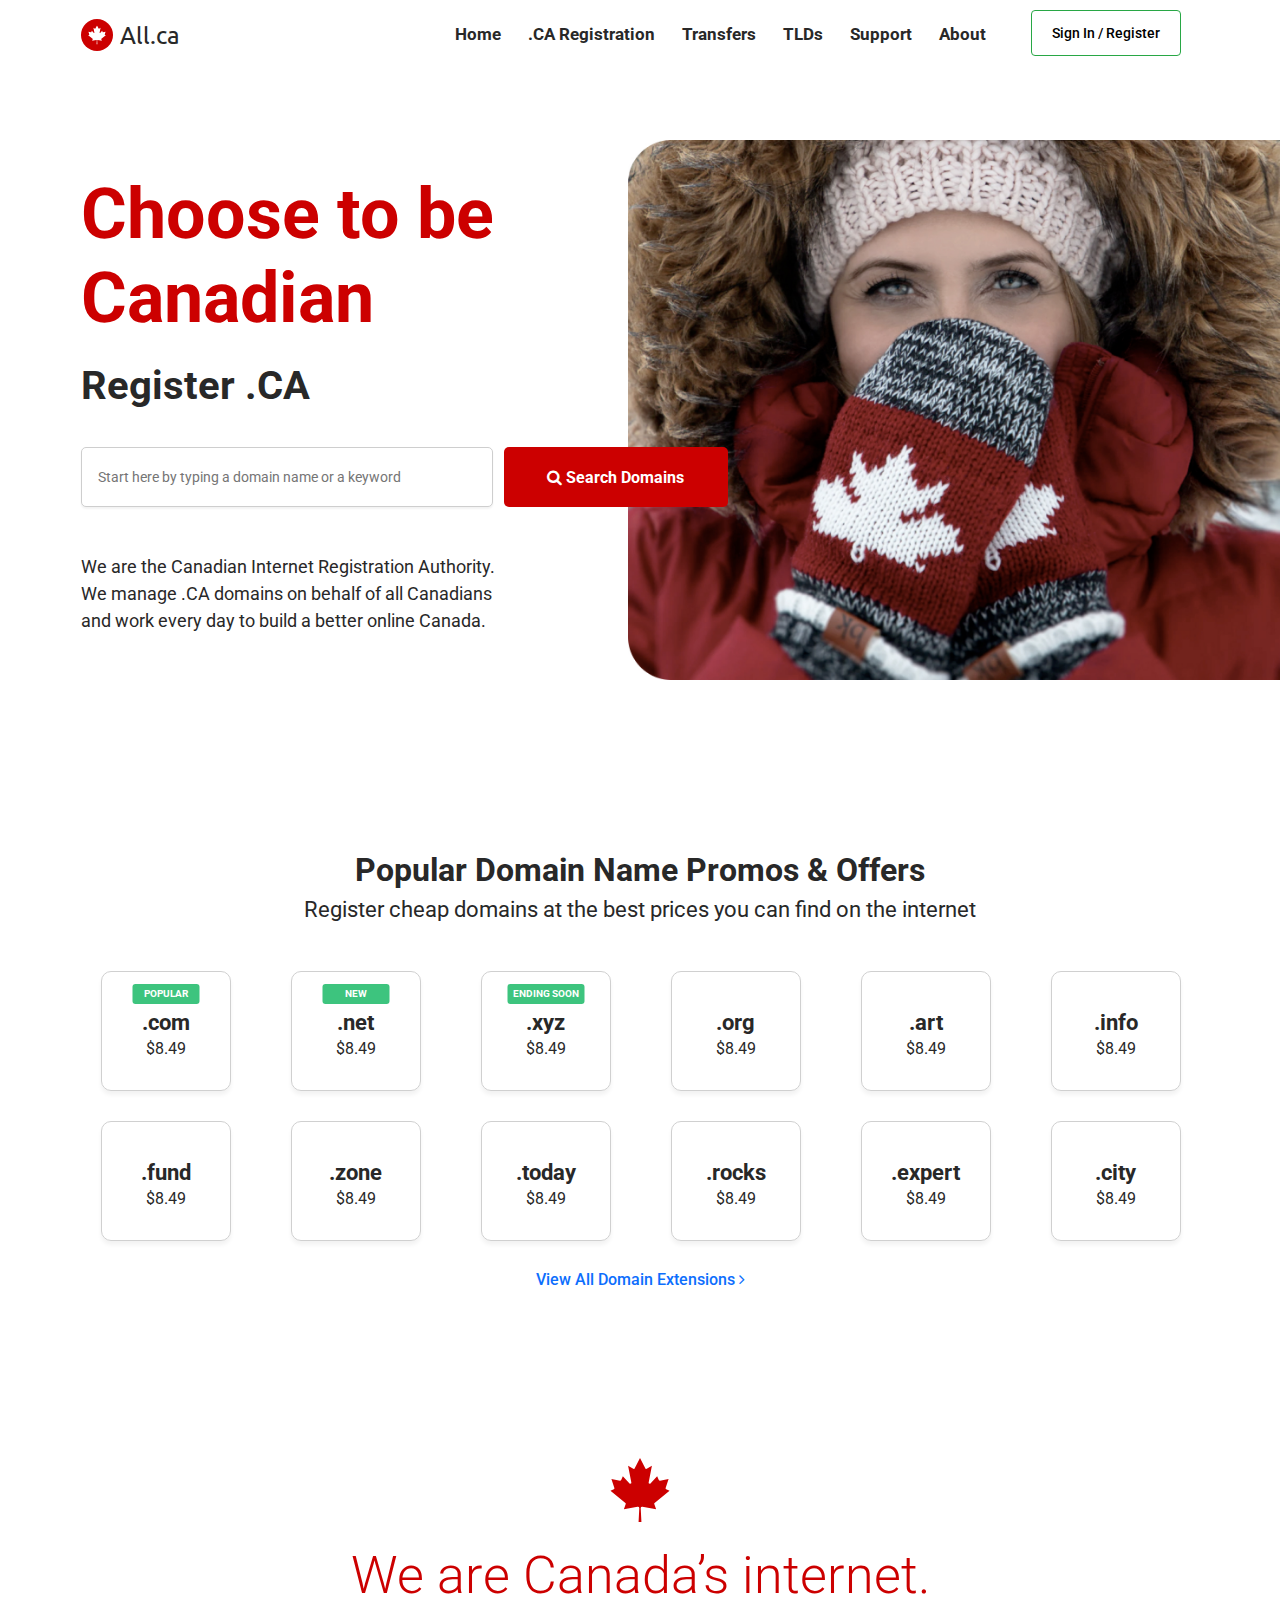
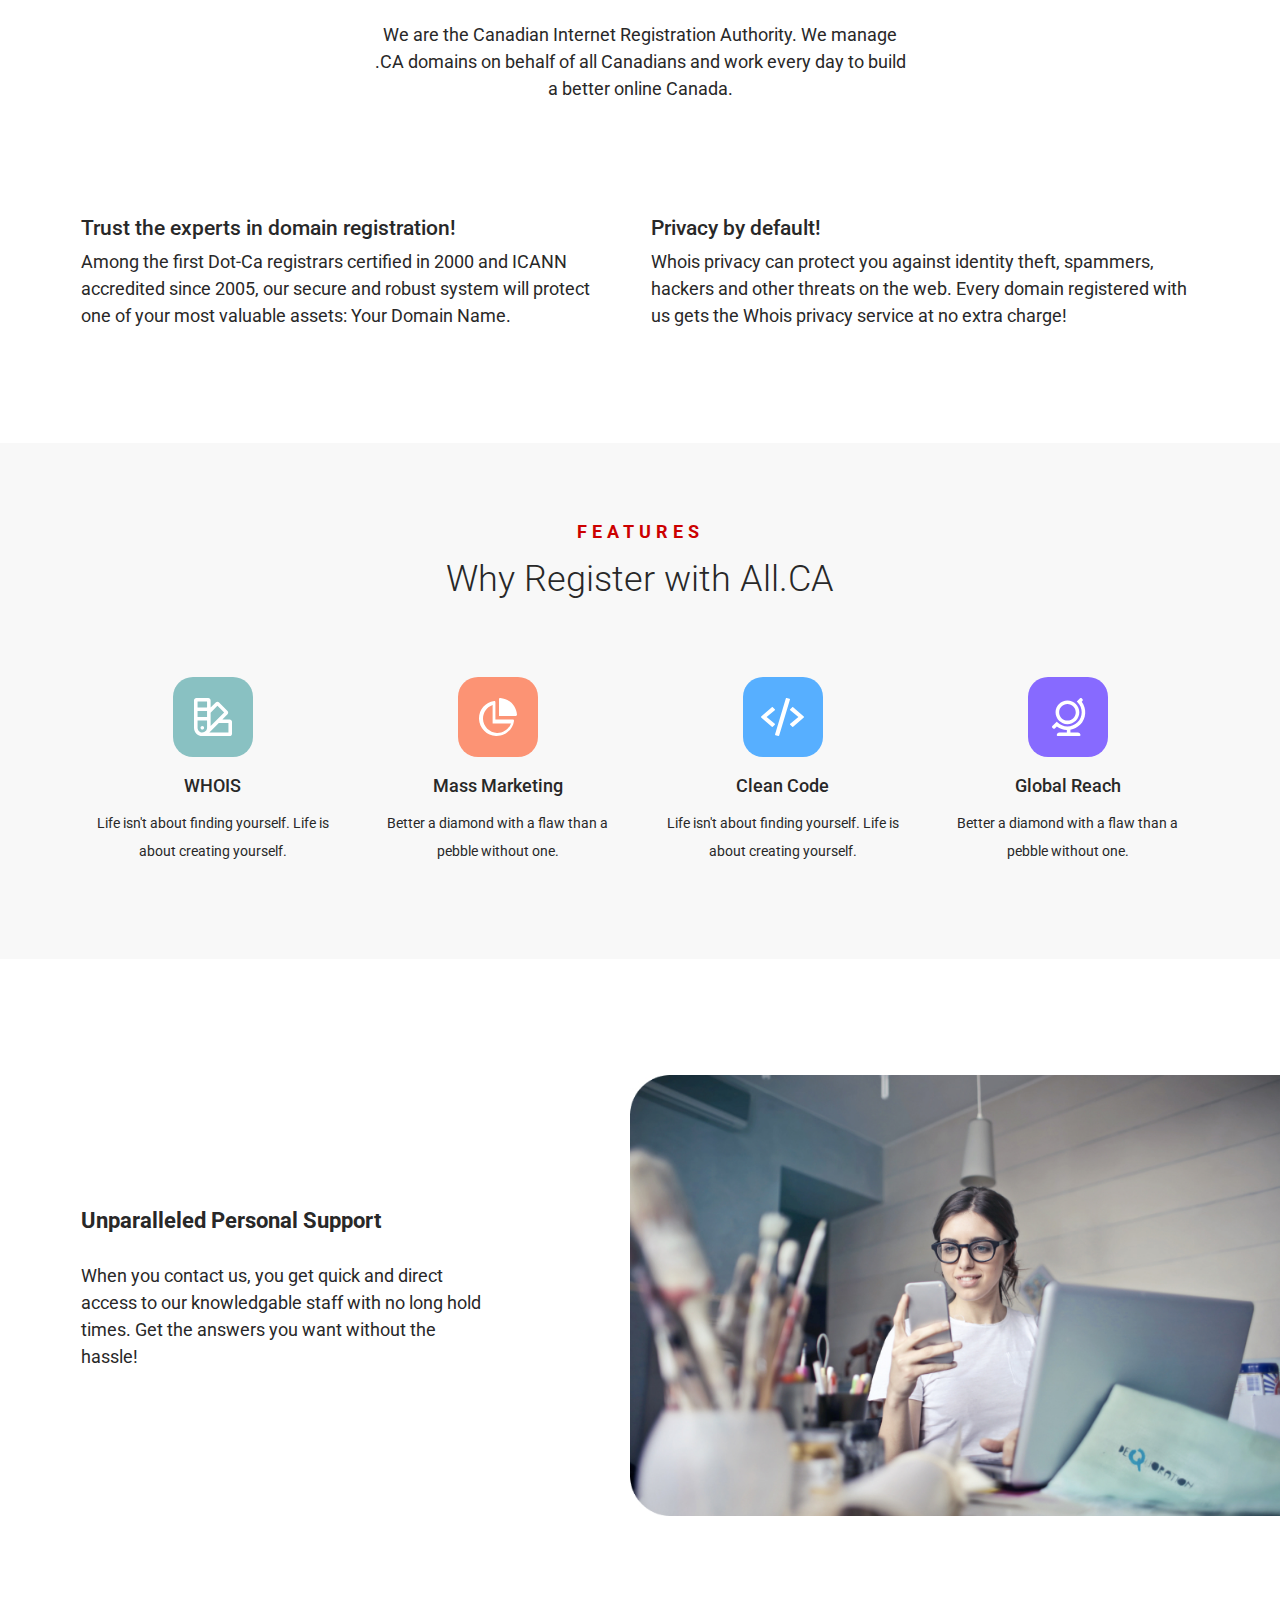
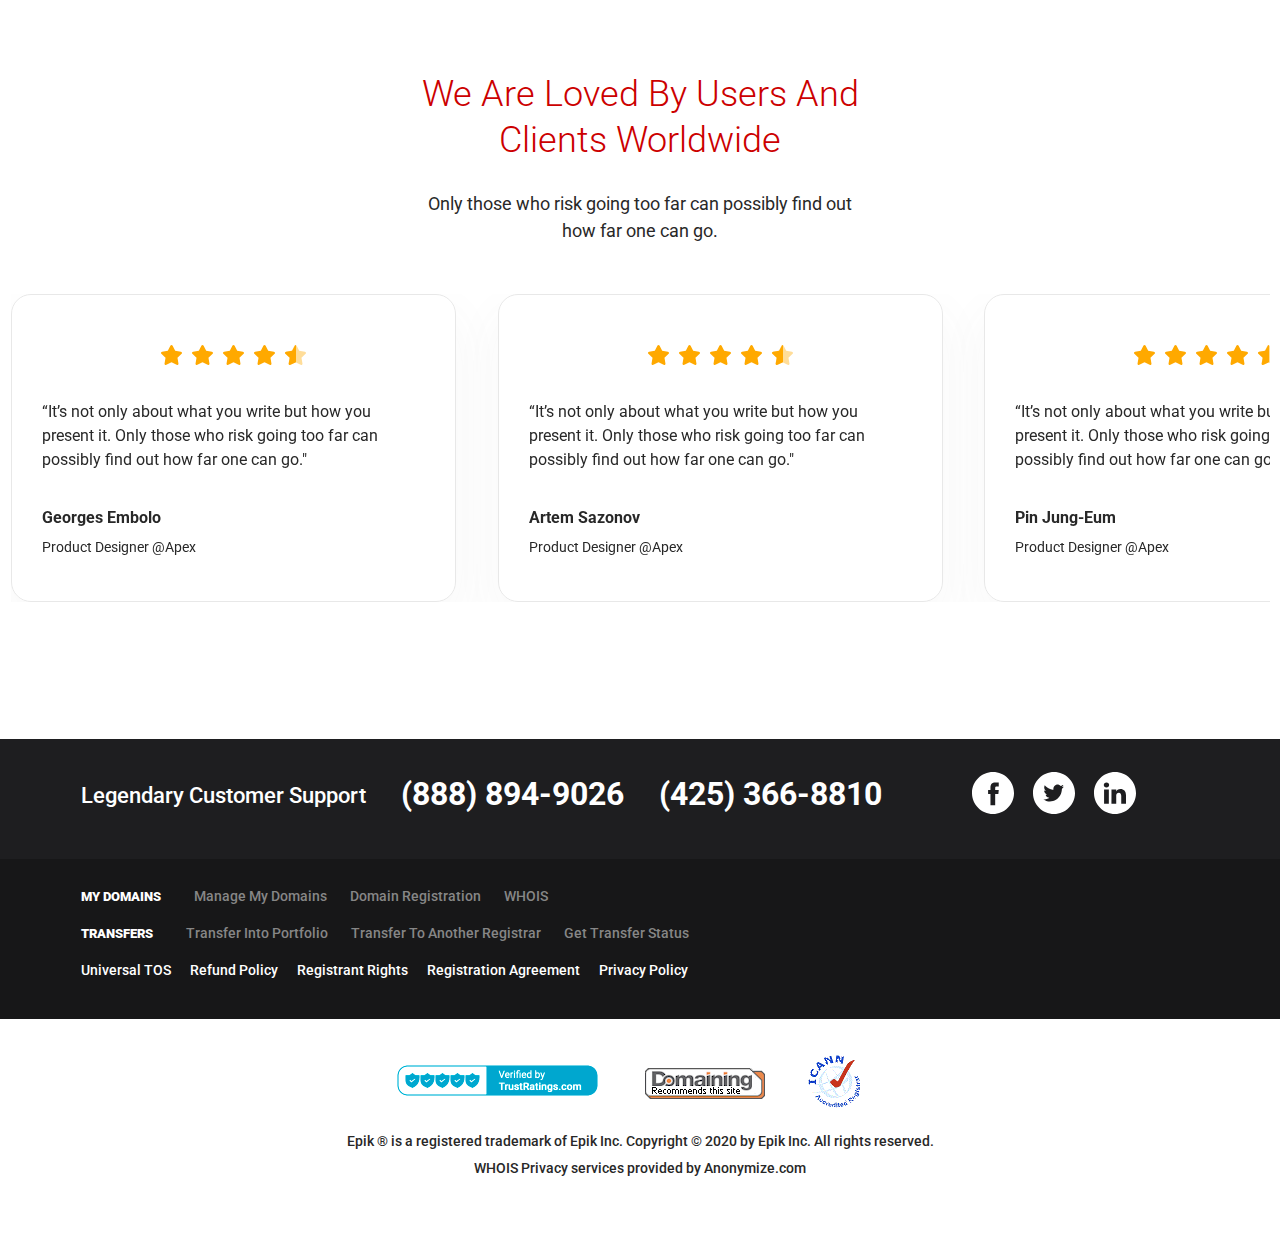
<file: index.html>
<!DOCTYPE html>
<html lang="en">
<head>
    <meta charset="UTF-8">
    <meta http-equiv="X-UA-Compatible" content="IE=edge">
    <meta name="viewport" content="width=device-width, initial-scale=1.0">
    <title>All.CA</title>
    <link rel="icon" href="img/logo.svg">

    <!-- bootstrap -->
    <link rel="stylesheet" href="css/bootstrap.min.css">

    <!-- owl carousel -->
    <link rel="stylesheet" href="css/owl.carousel.min.css">
    <link rel="stylesheet" href="css/owl.theme.default.min.css">

    <!-- fonts -->
    <link rel="preconnect" href="https://fonts.gstatic.com">
    <link href="https://fonts.googleapis.com/css2?family=Roboto:wght@300;400;500;700&family=Ubuntu:wght@700&display=swap" rel="stylesheet">

    <!-- main style -->
    <link rel="stylesheet" href="css/style.css">
</head>
<body>

    <!-- header -->
    <header class="header">

        <!-- burger menu -->
        <a href="#menu" class="burger-menu__link">
            <span></span>
        </a>
        
        <div class="header__burger-menu burger-menu" id="list">
            <ul class="burger-menu__list">
                <li class="burger-menu__items"><a onclick="comingSoon();"  href="#">Home</a></li>
                <li class="burger-menu__items"><a onclick="comingSoon();"  href="#">.CA Registration</a></li>
                <li class="burger-menu__items"><a onclick="comingSoon();"  href="#">Transfers</a></li>
                <li class="burger-menu__items"><a onclick="comingSoon();"  href="#">TLDs</a></li>
                <li class="burger-menu__items"><a onclick="comingSoon();"  href="#">Support</a></li>
                <li class="burger-menu__items"><a onclick="comingSoon();"  href="#">About</a></li>
                <li class="burger-menu__items"><button class="burger-menu__btn" onclick="comingSoon();">Sign In / Register</button></li>
            </ul>
        </div>

        <div class="container header__container">
            <div class="row">

                <!-- logo -->
                <div class="col-lg-1 col-md-1 col-sm-1 col-xs-2">
                    <div class="header__logo logo">
                        <img src="img/logo.svg" alt="logo" class="logo__image"  onclick="comingSoon();">
                        <a href="#" class="logo__title"  onclick="comingSoon();">All.ca</a>
                    </div>
                </div>

                <!-- navigation -->
                <div class="col-lg-9 col-md-9 col-sm-8 d-none d-sm-block">
                    <nav class="header__nav nav">
                        <ul class="nav__list list">
                            <li class="list__item component">
                                <a onclick="comingSoon();" href="#" class="component__link">Home</a>
                            </li>
                            <li class="list__item component">
                                <a onclick="comingSoon();" href="#" class="component__link">.CA Registration</a>
                            </li>
                            <li class="list__item component">
                                <a onclick="comingSoon();" href="#" class="component__link">Transfers</a>
                            </li>
                            <li class="list__item component">
                                <a onclick="comingSoon();" href="#" class="component__link">TLDs</a>
                                </li>
                            <li class="list__item component">
                                <a onclick="comingSoon();" href="#" class="component__link">Support</a>
                            </li>
                            <li class="list__item component">
                                <a onclick="comingSoon();" href="#" class="component__link">About</a>
                            </li>
                        </ul>
                    </nav>
                </div>

                <!-- button -->
                <div class="col-lg-2 col-md-2 col-sm-3 col-xs-6 d-none d-sm-block">
                    <button class="header__btn" onclick="comingSoon();">Sign In / Register</button>
                </div>

            </div>
        </div>
    </header>

    <!-- main -->
    <section class="main">
        <div class="container">
            <div class="main__row">
                <h1 class="main__title">Choose to be Canadian</h1>
                <h3 class="main__title2">Register .CA</h3>
                <div class="main__input input">
                    <input class="input__field" type="text" placeholder="Start here by typing a domain name or a keyword">
                    <button class="input__btn" onclick="comingSoon();"><i class="input__icon fa fa-search"></i><p class="input__btn-text">Search Domains</p></button>
                </div>
                <p class="main__text">
                    We are the Canadian Internet Registration Authority. We manage .CA domains on behalf of all Canadians and work every day to build a better online Canada.
                </p>
            </div>
        </div>
    </section>

    <!-- domains -->
    <section class="domains">
        <div class="container domains__container">
            <h1 class="domains__title">Popular Domain Name Promos & Offers</h1>
            <h3 class="domains__title2">Register cheap domains at the best prices you can find on the internet</h3>
            <div class="row domains__row">
                <div class="col-lg-2 col-md-3 col-sm-3 col-4 domains__columns">
                    <div onclick="comingSoon();" class="domains__name name">
                        <span class="name__label">Popular</span>
                        <h1 class="name__title">.com</h1>
                        <h3 class="name__price">$8.49</h3>
                    </div>
                </div>
                <div class="col-lg-2 col-md-3 col-sm-3 col-4 domains__columns">
                    <div onclick="comingSoon();" class="domains__name name">
                        <span class="name__label">New</span>
                        <h1 class="name__title">.net</h1>
                        <h3 class="name__price">$8.49</h3>
                    </div>
                </div>
                <div class="col-lg-2 col-md-3 col-sm-3 col-4 domains__columns">
                    <div onclick="comingSoon();" class="domains__name name">
                        <span class="name__label name__label_es">Ending Soon</span>
                        <h1 class="name__title">.xyz</h1>
                        <h3 class="name__price">$8.49</h3>
                    </div>
                </div>
                <div class="col-lg-2 col-md-3 col-sm-3 col-4 domains__columns">
                    <div onclick="comingSoon();" class="domains__name name">
                        <h1 class="name__title">.org</h1>
                        <h3 class="name__price">$8.49</h3>
                    </div>
                </div>
                <div class="col-lg-2 col-md-3 col-sm-3 col-4 domains__columns">
                    <div onclick="comingSoon();" class="domains__name name">
                        <h1 class="name__title">.art</h1>
                        <h3 class="name__price">$8.49</h3>
                    </div>
                </div>
                <div class="col-lg-2 col-md-3 col-sm-3 col-4 domains__columns">
                    <div onclick="comingSoon();" class="domains__name name">
                        <h1 class="name__title">.info</h1>
                        <h3 class="name__price">$8.49</h3>
                    </div>
                </div>
                <div class="col-lg-2 col-md-3 col-sm-3 col-4 domains__columns">
                    <div onclick="comingSoon();" class="domains__name name">
                        <h1 class="name__title">.fund</h1>
                        <h3 class="name__price">$8.49</h3>
                    </div>
                </div>
                <div class="col-lg-2 col-md-3 col-sm-3 col-4 domains__columns">
                    <div onclick="comingSoon();" class="domains__name name">
                        <h1 class="name__title">.zone</h1>
                        <h3 class="name__price">$8.49</h3>
                    </div>
                </div>
                <div class="col-lg-2 col-md-3 col-sm-3 col-4 domains__columns">
                    <div onclick="comingSoon();" class="domains__name name">
                        <h1 class="name__title">.today</h1>
                        <h3 class="name__price">$8.49</h3>
                    </div>
                </div>
                <div class="col-lg-2 col-md-3 col-sm-3 col-4 domains__columns">
                    <div onclick="comingSoon();" class="domains__name name">
                        <h1 class="name__title">.rocks</h1>
                        <h3 class="name__price">$8.49</h3>
                    </div>
                </div>
                <div class="col-lg-2 col-md-3 col-sm-3 col-4 domains__columns">
                    <div onclick="comingSoon();" class="domains__name name">
                        <h1 class="name__title">.expert</h1>
                        <h3 class="name__price">$8.49</h3>
                    </div>
                </div>
                <div class="col-lg-2 col-md-3 col-sm-3 col-4 domains__columns">
                    <div onclick="comingSoon();" class="domains__name name">
                        <h1 class="name__title">.city</h1>
                        <h3 class="name__price">$8.49</h3>
                    </div>
                </div>
            </div>
            <a href="#" onclick="comingSoon();" class="domains__link">View All Domain Extensions <i class="fa fa-angle-right"></i></a>  
        </div>
    </section>

    <!-- about -->
    <section class="about">
        <div class="container">
                <img src="img/about__img.svg" alt="Canada" class="about__img">
                <h1 class="about__title">We are Canada’s internet. </h1>
                <p class="about__text">We are the Canadian Internet Registration Authority. We manage .CA domains on behalf of all Canadians and work every day to build a better online Canada.</p>

        <div class="row">
            <div class="col-xl-6 col-lg-12 about__info">
                <h4 class="about__title2">Trust the experts in domain registration!</h4>
                <p class="about__text2">Among the first Dot-Ca registrars certified in 2000 and ICANN accredited since 2005, our secure and robust system will protect one of your most valuable assets: Your Domain Name.</p>
            </div>
            <div class="col-xl-6 col-lg-12 about__info">
                <h4 class="about__title2">Privacy by default!</h4>
                <p class="about__text2">Whois privacy can protect you against identity theft, spammers, hackers and other threats on the web. Every domain registered with us gets the Whois privacy service at no extra charge!</p>
            </div>
        </div>
        </div>
    </section>

    <!-- features -->
    <section class="features">
        <div class="container">
            <div class="features__title">Features</div>
            <div class="features__title2">Why Register with All.CA</div>
            <div class="row features__row">
                <div class="col-lg-3 col-md-3 col-sm-6">
                    <img src="img/features__whois.svg" alt="WHOIS" class="features__icon feature">
                    <p class="feature__title">WHOIS</p>
                    <p class="feature__description">Life isn't about finding yourself. Life is about creating yourself.</p>
                </div>
                <div class="col-lg-3 col-md-3 col-sm-6">
                    <img src="img/features__mm.svg" alt="Mass Marketing" class="features__icon feature">
                    <p class="feature__title">Mass Marketing</p>
                    <p class="feature__description">Better a diamond with a flaw than a pebble without one.</p>
                </div>
                <div class="col-lg-3 col-md-3 col-sm-6">
                    <img src="img/features__cc.svg" alt="Clean Code" class="features__icon feature">
                    <p class="feature__title">Clean Code</p>
                    <p class="feature__description">Life isn't about finding yourself. Life is about creating yourself.</p>
                </div>
                <div class="col-lg-3 col-md-3 col-sm-6">
                    <img src="img/features__gr.svg" alt="Global Reach" class="features__icon feature">
                    <p class="feature__title">Global Reach</p>
                    <p class="feature__description">Better a diamond with a flaw than a pebble without one.</p>
                </div>
            </div>
        </div>
    </section>

    <!-- support -->
    <section class="support">
        <div class="container">
            <div class="support__row">
                <h4 class="support__title">Unparalleled Personal Support</h4>
                <p class="support__text">When you contact us, you get quick and direct access to our knowledgable staff with no long hold times. Get the answers you want without the hassle!</p>
            </div>
        </div>
    </section>

    <!-- reviews -->
    <section class="reviews">
        <div class="container-fluid">
            <h1 class="reviews__title">We Are Loved By Users And Clients Worldwide</h1>
            <br/>
            <p class="reviews__text">Only those who risk going too far can possibly find out how far one can go.</p>
                <div class="reviews__carousel carousel owl-carousel owl-theme">
                    <div class="item carousel__items items">
                        <img src="img/items__rating.svg" alt="4.5/5" class="items__rating">
                        <p class="items__review">“It’s not only about what you write but how you present it. Only those who risk going too far can possibly find out how far one can go."</p>
                        <p class="items__name">Georges Embolo</p>
                        <p class="items__description">Product Designer @Apex</p>
                    </div>
                    <div class="item carousel__items items">
                        <img src="img/items__rating.svg" alt="4.5/5" class="items__rating">
                        <p class="items__review">“It’s not only about what you write but how you present it. Only those who risk going too far can possibly find out how far one can go."</p>
                        <p class="items__name">Artem Sazonov</p>
                        <p class="items__description">Product Designer @Apex</p>
                    </div>
                    <div class="item carousel__items items">
                        <img src="img/items__rating.svg" alt="4.5/5" class="items__rating">
                        <p class="items__review">“It’s not only about what you write but how you present it. Only those who risk going too far can possibly find out how far one can go."</p>
                        <p class="items__name">Pin Jung-Eum</p>
                        <p class="items__description">Product Designer @Apex</p>
                    </div>
                    <div class="item carousel__items items">
                        <img src="img/items__rating.svg" alt="4.5/5" class="items__rating">
                        <p class="items__review">“It’s not only about what you write but how you present it. Only those who risk going too far can possibly find out how far one can go."</p>
                        <p class="items__name">Tao Yi</p>
                        <p class="items__description">Product Designer @Apex</p>
                    </div>
                </div>
        </div>
    </section>

    <!-- contacts -->
    <section class="contacts">
        <div class="container-fluid contacts__container">
            <div class="container">
                <div class="contacts__info">
                    <h3 class="info contacts__title">Legendary Customer Support</h3>
                    <h1 class="info contacts__number">(888) 894-9026</h1>
                    <h1 class="info contacts__number">(425) 366-8810</h1>
                    <div class="contacts__links">
                        <a href="#" onclick="comingSoon();" class="info contacts__link">
                            <img src="img/Facebook.svg" alt="Facebook" class="contacts__icon">
                        </a>
                        <a href="#" onclick="comingSoon();" class="info contacts__link">
                            <img src="img/Twitter.svg" alt="Twitter" class="contacts__icon">
                        </a>
                        <a href="#" onclick="comingSoon();" class="info contacts__link">
                            <img src="img/LinkedIN.svg" alt="LinkedIN" class="contacts__icon">
                        </a>
                    </div>
                </div>
            </div>
        </div>

        <div class="container">
            <div class="contacts__linkblock">
                <p class="contacts__linkwrap">
                    <a href="#" onclick="comingSoon();" class="contacts__btmlinks btmlinks">My Domains</a>
                </p>
                <p class="contacts__linkwrap">
                    <a href="#" onclick="comingSoon();" class="btmlinks__links">Manage My Domains</a>
                </p>
                <p class="contacts__linkwrap">
                    <a href="#" onclick="comingSoon();" class="btmlinks__links">Domain Registration</a>
                </p>
                <p class="contacts__linkwrap">
                    <a href="#" onclick="comingSoon();" class="btmlinks__links">WHOIS</a>
                </p>
            </div>
            <br/>

            <div class="contacts__linkblock2">
                <p class="contacts__linkwrap">
                    <a href="#" onclick="comingSoon();" class="contacts__btmlinks btmlinks">Transfers</a>
                </p>
                <p class="contacts__linkwrap">
                    <a href="#" onclick="comingSoon();" class="btmlinks__links">Transfer Into Portfolio</a>
                </p>
                <p class="contacts__linkwrap">
                    <a href="#" onclick="comingSoon();" class="btmlinks__links">Transfer To Another Registrar</a>
                </p>
                <p class="contacts__linkwrap">
                    <a href="#" onclick="comingSoon();" class="btmlinks__links">Get Transfer Status</a>
                </p>
            </div>
            <br/>

            <p class="contacts__linkwrap">
                <a href="#" onclick="comingSoon();" class="contacts__toslinks">Universal TOS</a>
            </p>
            <p class="contacts__linkwrap">
                <a href="#" onclick="comingSoon();" class="contacts__toslinks">Refund Policy</a>
            </p>
            <p class="contacts__linkwrap">
                <a href="#" onclick="comingSoon();" class="contacts__toslinks">Registrant Rights</a>
            </p>
            <p class="contacts__linkwrap">
                <a href="#" onclick="comingSoon();" class="contacts__toslinks">Registration Agreement</a>
            </p>
            <p class="contacts__linkwrap"><a href="#" onclick="comingSoon();" class="contacts__toslinks">Privacy Policy</a>
            </p>
        </div>
    </section>

    <!-- footer -->
    <footer class="footer">
        <div class="container">
                <a href="#" class="footer__links">
                    <img src="img/footer__1.svg" alt="" class="footer__img" onclick="comingSoon();">
                </a>
                <a href="#" class="footer__links">
                    <img src="img/footer__2.svg" alt="" class="footer__img" onclick="comingSoon();">
                </a>
                <a href="#" class="footer__links">
                    <img src="img/footer__3.svg" alt="" class="footer__img" onclick="comingSoon();">
                </a>
                <p class="footer__text">Epik ® is a registered trademark of Epik Inc. Copyright © 2020 by Epik Inc. All rights reserved.<br/>WHOIS Privacy services provided by Anonymize.com</p>
        </div>
    </footer>

    <!-- scripts -->
    <script src="https://ajax.googleapis.com/ajax/libs/jquery/3.5.1/jquery.min.js"></script>
    <link rel="stylesheet" href="https://cdnjs.cloudflare.com/ajax/libs/font-awesome/4.7.0/css/font-awesome.min.css">
    <script src="js/owl.carousel.min.js"></script>
    <script src="js/jquery.mousewheel.min.js"></script>
    <script src="js/bootstrap.min.js"></script>
    <script src="js/burger-menu.js"></script>
    <script src="js/script.js"></script>
</body>
</html>
</file>
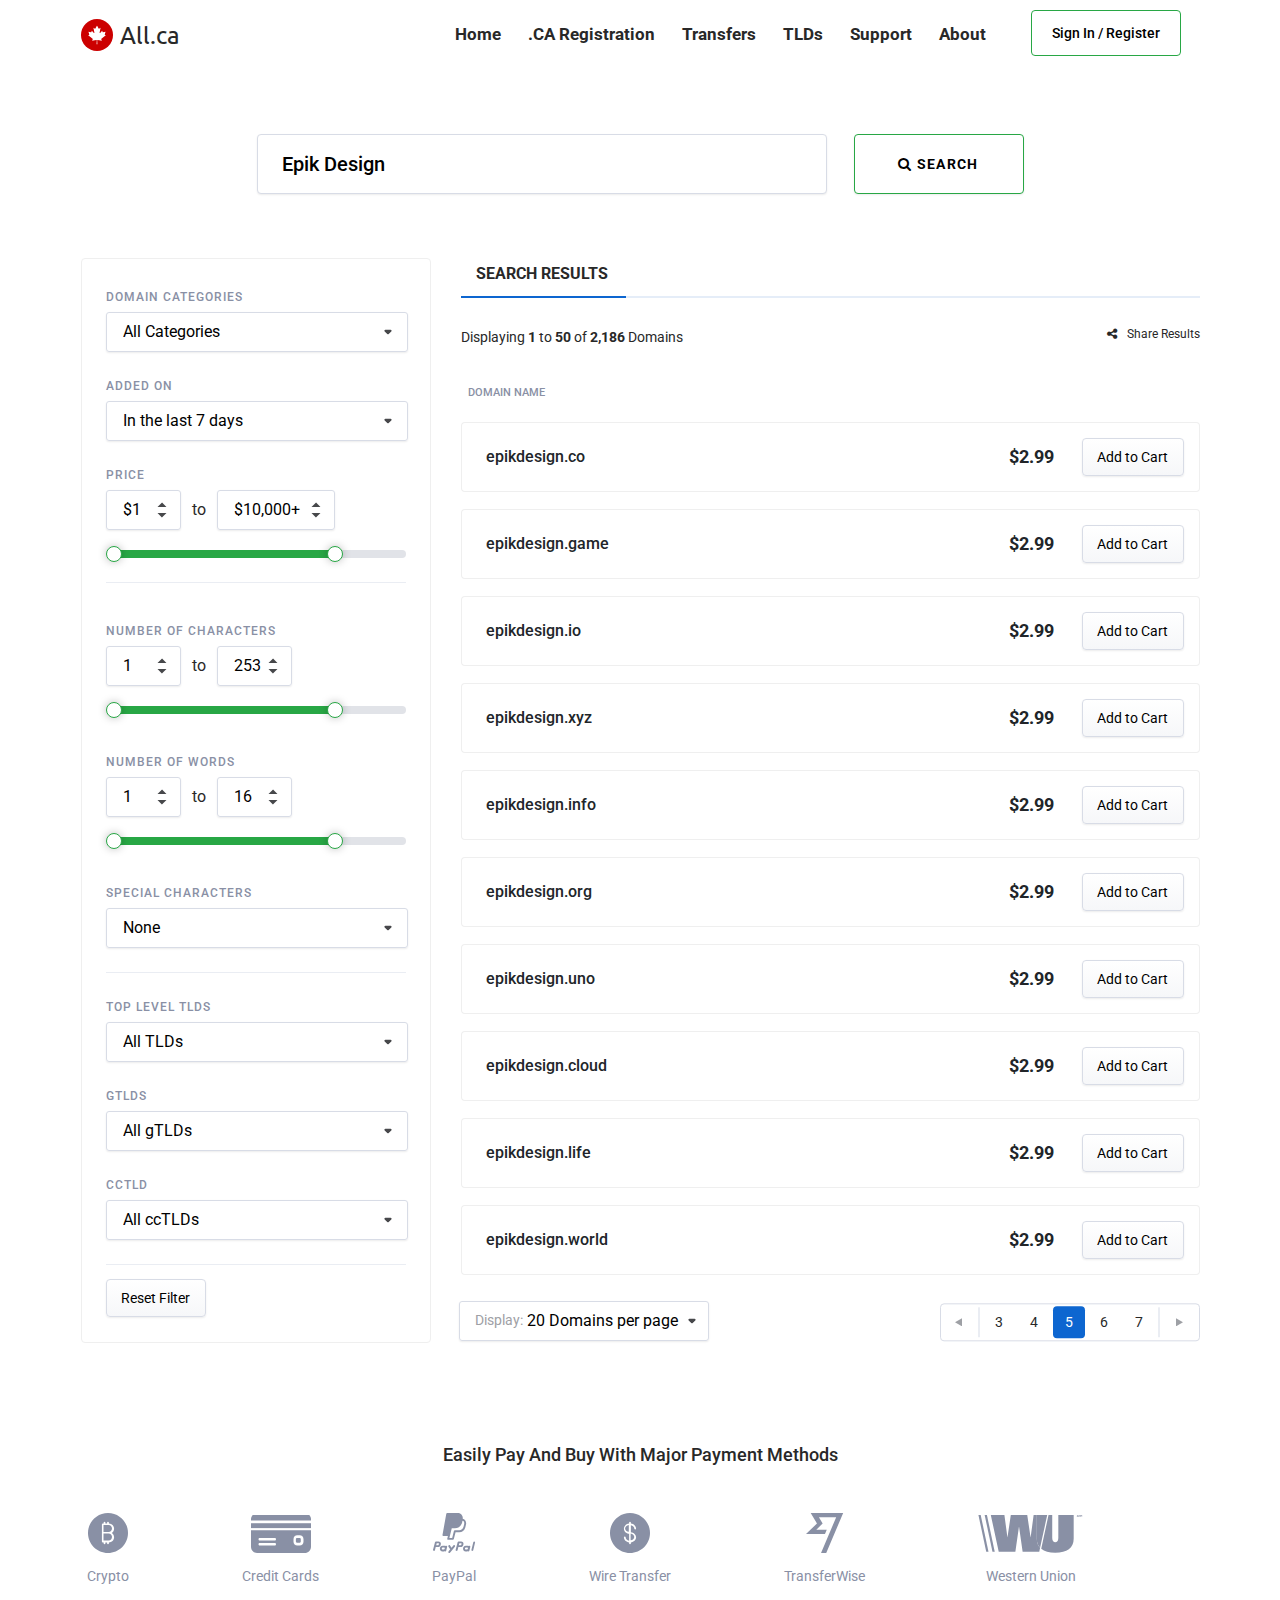
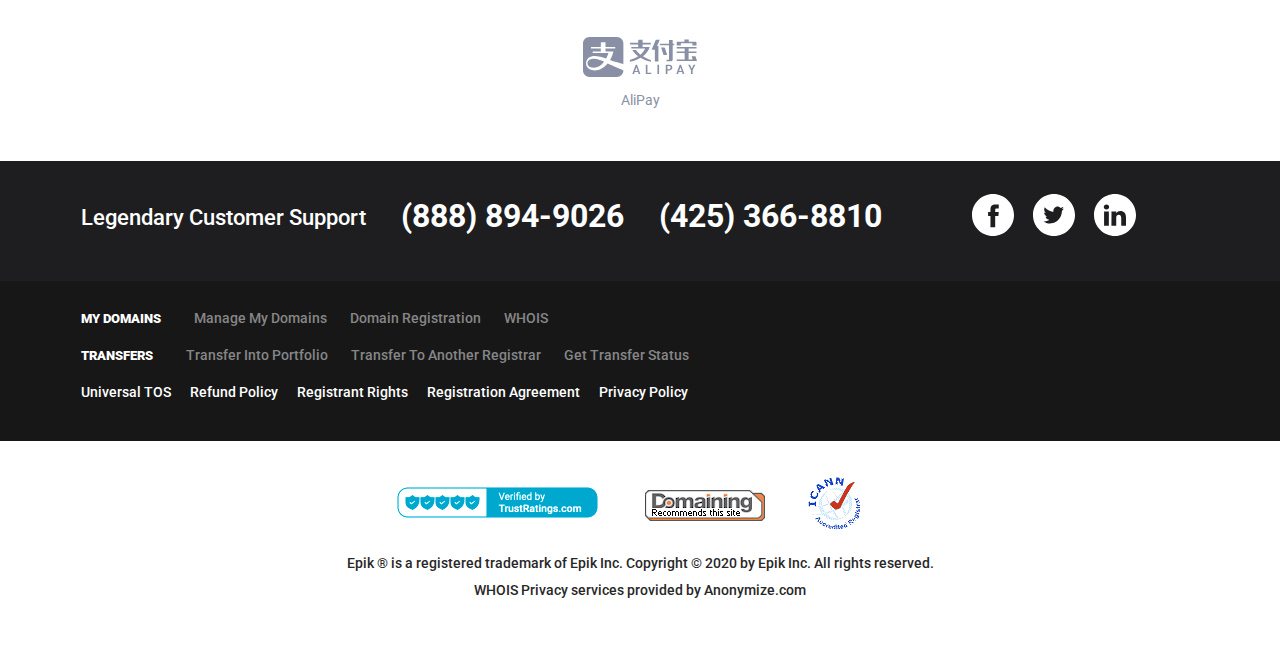
<file: search_results.html>
<!DOCTYPE html>
<html lang="en">
<head>
    <meta charset="UTF-8">
    <meta http-equiv="X-UA-Compatible" content="IE=edge">
    <meta name="viewport" content="width=device-width, initial-scale=1.0">
    <title>Search Results</title>
    <link rel="icon" href="img/logo.svg">

    <!-- bootstrap -->
    <link rel="stylesheet" href="css/bootstrap.min.css">

    <!-- fonts -->
    <link rel="preconnect" href="https://fonts.gstatic.com">
    <link href="https://fonts.googleapis.com/css2?family=Roboto:wght@300;400;500;700&family=Ubuntu:wght@700&display=swap" rel="stylesheet">

    <!-- main style -->
    <link rel="stylesheet" href="css/style.css">
</head>
<body>

    <!-- header -->
    <header class="header">
        <div class="container header__container">
            <div class="row">

                <!-- logo -->
                <div class="col-lg-1 col-md-1 col-sm-1 col-xs-2">
                    <div class="header__logo logo">
                        <img src="img/logo.svg" alt="logo" class="logo__image"  onclick="comingSoon();">
                        <a href="#" class="logo__title"  onclick="comingSoon();">All.ca</a>
                    </div>
                </div>

                <!-- navigation -->
                <div class="col-lg-9 col-md-9 col-sm-8 d-none d-sm-block">
                    <nav class="header__nav nav">
                        <ul class="nav__list list">
                            <li class="list__item component">
                                <a onclick="comingSoon();" href="#" class="component__link">Home</a>
                            </li>
                            <li class="list__item component">
                                <a onclick="comingSoon();" href="#" class="component__link">.CA Registration</a>
                            </li>
                            <li class="list__item component">
                                <a onclick="comingSoon();" href="#" class="component__link">Transfers</a>
                            </li>
                            <li class="list__item component">
                                <a onclick="comingSoon();" href="#" class="component__link">TLDs</a>
                                </li>
                            <li class="list__item component">
                                <a onclick="comingSoon();" href="#" class="component__link">Support</a>
                            </li>
                            <li class="list__item component">
                                <a onclick="comingSoon();" href="#" class="component__link">About</a>
                            </li>
                        </ul>
                    </nav>
                </div>

                <!-- button -->
                <div class="col-lg-2 col-md-2 col-sm-3 col-xs-6 d-none d-sm-block">
                    <button class="header__btn" onclick="comingSoon();">Sign In / Register</button>
                </div>

            </div>
        </div>
    </header>

    <!-- search bar -->
    <section class="search">
        <div class="container">
            <div class="search__input">
                <input type="text" class="search__field" placeholder="Start here by typing a domain name or a keyword" value="Epik Design">
                <button class="search__btn" onclick="comingSoon();"><i class="fa fa-search search__icon"></i>Search</button>
            </div>
        </div>
    </section>

    <!-- filters & search results -->
    <section class="search-results">
        <div class="container">
            <div class="row">
                <div class="col-4">
                    <div class="search-results__filters filters">

                        <!-- domain categories -->
                        <p class="filters__description">Domain Categories</p>
                        <select class="filters__select" name="category" id="">
                            <option class="filters__option" value="All Categories">All Categories</option>
                        </select>
                        <br><br><br>

                        <!-- added on -->
                        <p class="filters__description">Added On</p>
                        <select class="filters__select" name="added" id="">
                            <option class="filters__option" value="In the last 7 days">In the last 7 days</option>
                        </select>
                        <br><br><br>

                        <!-- price -->
                        <p class="filters__description">Price</p>
                        <select class="filters__select filters__select_1" name="" id="">
                            <option class="filters__option" value="">$1</option>
                        </select>
                        <p class="filters__to">to</p>
                        <select class="filters__select filters__select_2" name="" id="">
                            <option class="filters__option" value="">$10,000+</option>
                        </select>
                        <!-- <img src="img/seach results/search-results__slider.png" alt="" class="filters__slider"> -->

                        <div class="middle">
                            <div class="multi-range-slider">
                                <input type="range" id="input-left" min="0" max="100" value="0">
                                <input type="range" id="input-right" min="0" max="100" value="75">
                        
                                <div class="slider">
                                    <div class="track"></div>
                                    <div class="range"></div>
                                    <div class="thumb left"></div>
                                    <div class="thumb right"></div>
                                </div>
                            </div>
                        </div>

                        <div class="filters__divider"></div>
                        <br><br><br>
                        
                        <!-- number of characters -->
                        <p class="filters__description">Number of Characters</p>
                        <select class="filters__select filters__select_1" name="" id="">
                            <option class="filters__option" value="">1</option>
                        </select>
                        <p class="filters__to">to</p>
                        <select class="filters__select filters__select_1" name="" id="">
                            <option class="filters__option" value="">253</option>
                        </select>
                        <!-- <img src="img/seach results/search-results__slider.png" alt="" class="filters__slider"> -->

                        <div class="middle">
                            <div class="multi-range-slider">
                                <input type="range" id="input-left" min="0" max="100" value="0">
                                <input type="range" id="input-right" min="0" max="100" value="75">
                        
                                <div class="slider">
                                    <div class="track"></div>
                                    <div class="range"></div>
                                    <div class="thumb left"></div>
                                    <div class="thumb right"></div>
                                </div>
                            </div>
                        </div>
                        <br><br><br>

                        <!-- number of words -->
                        <p class="filters__description">Number of Words</p>
                        <select class="filters__select filters__select_1" name="" id="">
                            <option class="filters__option" value="">1</option>
                        </select>
                        <p class="filters__to">to</p>
                        <select class="filters__select filters__select_1" name="" id="">
                            <option class="filters__option" value="">16</option>
                        </select>
                        <!-- <img src="img/seach results/search-results__slider.png" alt="" class="filters__slider"> -->
                        <div class="middle">
                            <div class="multi-range-slider">
                                <input type="range" id="input-left" min="0" max="100" value="0">
                                <input type="range" id="input-right" min="0" max="100" value="75">
                        
                                <div class="slider">
                                    <div class="track"></div>
                                    <div class="range"></div>
                                    <div class="thumb left"></div>
                                    <div class="thumb right"></div>
                                </div>
                            </div>
                        </div>
                        <br><br><br>

                        <!-- special characters -->
                        <p class="filters__description">Special Characters</p>
                        <select class="filters__select" name="" id="">
                            <option class="filters__option" value="">None</option>
                        </select>

                        <div class="filters__divider"></div>
                        <br><br>

                        <!-- top level tlds -->
                        <p class="filters__description">Top Level TLDs</p>
                        <select class="filters__select" name="" id="">
                            <option class="filters__option" value="">All TLDs</option>
                        </select>
                        <br><br><br>

                        <!-- gtlds -->
                        <p class="filters__description">gTLDs</p>
                        <select class="filters__select" name="" id="">
                            <option class="filters__option" value="">All gTLDs</option>
                        </select>
                        <br><br><br>

                        <!-- CCTLD -->
                        <p class="filters__description">CCTLD</p>
                        <select class="filters__select" name="" id="">
                            <option class="filters__option" value="">All ccTLDs</option>
                        </select>
                        <br>

                        <div class="filters__divider"></div>
                        <br>

                        <!-- button -->
                        <button onclick="comingSoon();" class="filters__btn">Reset Filter</button>
                    </div>
                </div>
                <div class="col-8">
                    <div class="search__results results">
                        <p class="results__title">Search Results</p>
                    </div>

                    <div class="results__line"></div>
                    <div class="results__line_main"></div>

                    <p class="results__display">Displaying <b>1</b> to <b>50</b> of <b>2,186</b> Domains</p>

                    <a href="#" onclick="comingSoon();" class="results__share"><i class="fa fa-share-alt results__share-icon"></i>Share Results</a>

                    <table class="results__table table">
                        <tr class="table__tr table__tr_th">
                            <th class="table__th table__th_dn">Domain Name</th>
                            <th class="table__th table__th_price"></th>
                            <th class="table__th table__th_btn"></th>
                        </tr>
                        <tr class="table__tr">
                            <td class="table__td">epikdesign.co</td>
                            <td class="table__td">$2.99</td>
                            <td class="table__td"><button class="table__btn" onclick="comingSoon();">Add to Cart</button></td>
                        </tr>
                        <tr class="table__tr">
                            <td class="table__td">epikdesign.game</td>
                            <td class="table__td">$2.99</td>
                            <td class="table__td"><button class="table__btn" onclick="comingSoon();">Add to Cart</button></td>
                        </tr>
                        </tr>
                        <tr class="table__tr">
                            <td class="table__td">epikdesign.io</td>
                            <td class="table__td">$2.99</td>
                            <td class="table__td"><button class="table__btn" onclick="comingSoon();">Add to Cart</button></td>
                        </tr>
                        </tr>
                        <tr class="table__tr">
                            <td class="table__td">epikdesign.xyz</td>
                            <td class="table__td">$2.99</td>
                            <td class="table__td"><button class="table__btn" onclick="comingSoon();">Add to Cart</button></td>
                        </tr>
                        </tr>
                        <tr class="table__tr">
                            <td class="table__td">epikdesign.info</td>
                            <td class="table__td">$2.99</td>
                            <td class="table__td"><button class="table__btn" onclick="comingSoon();">Add to Cart</button></td>
                        </tr>
                        </tr>
                        <tr class="table__tr">
                            <td class="table__td">epikdesign.org</td>
                            <td class="table__td">$2.99</td>
                            <td class="table__td"><button class="table__btn" onclick="comingSoon();">Add to Cart</button></td>
                        </tr>
                        </tr>
                        <tr class="table__tr">
                            <td class="table__td">epikdesign.uno</td>
                            <td class="table__td">$2.99</td>
                            <td class="table__td"><button class="table__btn" onclick="comingSoon();">Add to Cart</button></td>
                        </tr>
                        </tr>
                        <tr class="table__tr">
                            <td class="table__td">epikdesign.cloud</td>
                            <td class="table__td">$2.99</td>
                            <td class="table__td"><button class="table__btn" onclick="comingSoon();">Add to Cart</button></td>
                        </tr>
                        </tr>
                        <tr class="table__tr">
                            <td class="table__td">epikdesign.life</td>
                            <td class="table__td">$2.99</td>
                            <td class="table__td"><button class="table__btn" onclick="comingSoon();">Add to Cart</button></td>
                        </tr>
                        </tr>
                        <tr class="table__tr">
                            <td class="table__td">epikdesign.world</td>
                            <td class="table__td">$2.99</td>
                            <td class="table__td"><button class="table__btn" onclick="comingSoon();">Add to Cart</button></td>
                        </tr>
                        </tr>
                    </table>
                    
                    <!-- bottom -->
                    <label class="filters__label" for="filters__select_results">Display:</label>
                    <select class="filters__select filters__select_results" name="" id="">

                        <option class="filters__option_results" value="">20 Domains per page</option>
                    </select>

                    <!-- pages -->
                    <div class="results__pages pages">
                        <a href="#" onclick="comingSoon();" class="pages__links pages__links_arrows">
                            <img src="img/seach results/arrow-left.svg" alt="" class="pages__arrows_left">
                        </a>

                        <div class="pages__divider"></div>

                        <a href="#" onclick="comingSoon();" class="pages__links">3</a>
                        <a href="#" onclick="comingSoon();" class="pages__links">4</a>
                        <a href="#" onclick="comingSoon();" class="pages__links pages__links_5">5</a>
                        <a href="#" onclick="comingSoon();" class="pages__links">6</a>
                        <a href="#" onclick="comingSoon();" class="pages__links">7</a>

                        <div class="pages__divider"></div>

                        <a href="#" onclick="comingSoon();" class="pages__links pages__links_arrows">
                            <img src="img/seach results/arrow-right.svg" alt="" class="pages__arrows_right">
                        </a>
                    </div>

                </div>
            </div>
        </div>
    </section>

    <!-- payment methods -->
    <div class="payment-methods">
        <div class="container">
            <h4 class="payment-methods__title">Easily Pay and Buy with major payment methods</h4>
            <!-- <div class="row"> -->
                <div class="payment-methods__method method">
                    <img src="img/seach results/pm__bitcoin.svg" alt="" class="method__logo">
                    <p class="method__title">Crypto</p>
                </div>
                <div class="payment-methods__method method">
                    <img src="img/seach results/pm__credit-card.svg" alt="" class="method__logo">
                    <p class="method__title">Credit Cards</p>
                </div>
                <div class="payment-methods__method method">
                    <img src="img/seach results/pm__paypal.svg" alt="" class="method__logo">
                    <p class="method__title">PayPal</p>
                </div>
                <div class="payment-methods__method method">
                    <img src="img/seach results/pm__wire-transfer.svg" alt="" class="method__logo">
                    <p class="method__title">Wire Transfer</p>
                </div>
                <div class="payment-methods__method method">
                    <img src="img/seach results/pm__transfer-wise.svg" alt="" class="method__logo">
                    <p class="method__title">TransferWise</p>
                </div>
                <div class="payment-methods__method method">
                    <img src="img/seach results/pm__wu.svg" alt="" class="method__logo">
                    <p class="method__title">Western Union</p>
                </div>
                <div class="payment-methods__method method">
                    <img src="img/seach results/pm__alipay.svg" alt="" class="method__logo">
                    <p class="method__title">AliPay</p>
                </div>
            <!-- </div> -->
        </div>
    </div>

    <!-- contacts -->
    <section class="contacts search_results__contacts">
        <div class="container-fluid contacts__container">
            <div class="container">
                <div class="contacts__info">
                    <h3 class="info contacts__title">Legendary Customer Support</h3>
                    <h1 class="info contacts__number">(888) 894-9026</h1>
                    <h1 class="info contacts__number">(425) 366-8810</h1>
                    <div class="contacts__links">
                        <a href="#" onclick="comingSoon();" class="info contacts__link">
                            <img src="img/Facebook.svg" alt="Facebook" class="contacts__icon">
                        </a>
                        <a href="#" onclick="comingSoon();" class="info contacts__link">
                            <img src="img/Twitter.svg" alt="Twitter" class="contacts__icon">
                        </a>
                        <a href="#" onclick="comingSoon();" class="info contacts__link">
                            <img src="img/LinkedIN.svg" alt="LinkedIN" class="contacts__icon">
                        </a>
                    </div>
                </div>
            </div>
        </div>

        <div class="container">
            <div class="contacts__linkblock">
                <p class="contacts__linkwrap">
                    <a href="#" onclick="comingSoon();" class="contacts__btmlinks btmlinks">My Domains</a>
                </p>
                <p class="contacts__linkwrap">
                    <a href="#" onclick="comingSoon();" class="btmlinks__links">Manage My Domains</a>
                </p>
                <p class="contacts__linkwrap">
                    <a href="#" onclick="comingSoon();" class="btmlinks__links">Domain Registration</a>
                </p>
                <p class="contacts__linkwrap">
                    <a href="#" onclick="comingSoon();" class="btmlinks__links">WHOIS</a>
                </p>
            </div>
            <br/>

            <div class="contacts__linkblock2">
                <p class="contacts__linkwrap">
                    <a href="#" onclick="comingSoon();" class="contacts__btmlinks btmlinks">Transfers</a>
                </p>
                <p class="contacts__linkwrap">
                    <a href="#" onclick="comingSoon();" class="btmlinks__links">Transfer Into Portfolio</a>
                </p>
                <p class="contacts__linkwrap">
                    <a href="#" onclick="comingSoon();" class="btmlinks__links">Transfer To Another Registrar</a>
                </p>
                <p class="contacts__linkwrap">
                    <a href="#" onclick="comingSoon();" class="btmlinks__links">Get Transfer Status</a>
                </p>
            </div>
            <br/>

            <p class="contacts__linkwrap">
                <a href="#" onclick="comingSoon();" class="contacts__toslinks">Universal TOS</a>
            </p>
            <p class="contacts__linkwrap">
                <a href="#" onclick="comingSoon();" class="contacts__toslinks">Refund Policy</a>
            </p>
            <p class="contacts__linkwrap">
                <a href="#" onclick="comingSoon();" class="contacts__toslinks">Registrant Rights</a>
            </p>
            <p class="contacts__linkwrap">
                <a href="#" onclick="comingSoon();" class="contacts__toslinks">Registration Agreement</a>
            </p>
            <p class="contacts__linkwrap"><a href="#" onclick="comingSoon();" class="contacts__toslinks">Privacy Policy</a>
            </p>
        </div>
    </section>

    <!-- footer -->
    <footer class="footer">
        <div class="container">
            <!-- <div class="row"> -->
                <a href="#" class="footer__links" onclick="comingSoon();">
                    <img src="img/footer__1.svg" alt="" class="footer__img">
                </a>
                <a href="#" class="footer__links" onclick="comingSoon();">
                    <img src="img/footer__2.svg" alt="" class="footer__img">
                </a>
                <a href="#" class="footer__links" onclick="comingSoon();">
                    <img src="img/footer__3.svg" alt="" class="footer__img">
                </a>
                <p class="footer__text">Epik ® is a registered trademark of Epik Inc. Copyright © 2020 by Epik Inc. All rights reserved.<br/>WHOIS Privacy services provided by Anonymize.com</p>
            <!-- </div> -->
        </div>
    </footer>

    <!-- scripts -->
    <script src="https://ajax.googleapis.com/ajax/libs/jquery/3.5.1/jquery.min.js"></script>
    <link rel="stylesheet" href="https://cdnjs.cloudflare.com/ajax/libs/font-awesome/4.7.0/css/font-awesome.min.css">
    <script src="js/bootstrap.min.js"></script>
    <script src="js/script.js"></script>
    <script src="js/slider.js"></script>
</body>
</html>
</file>
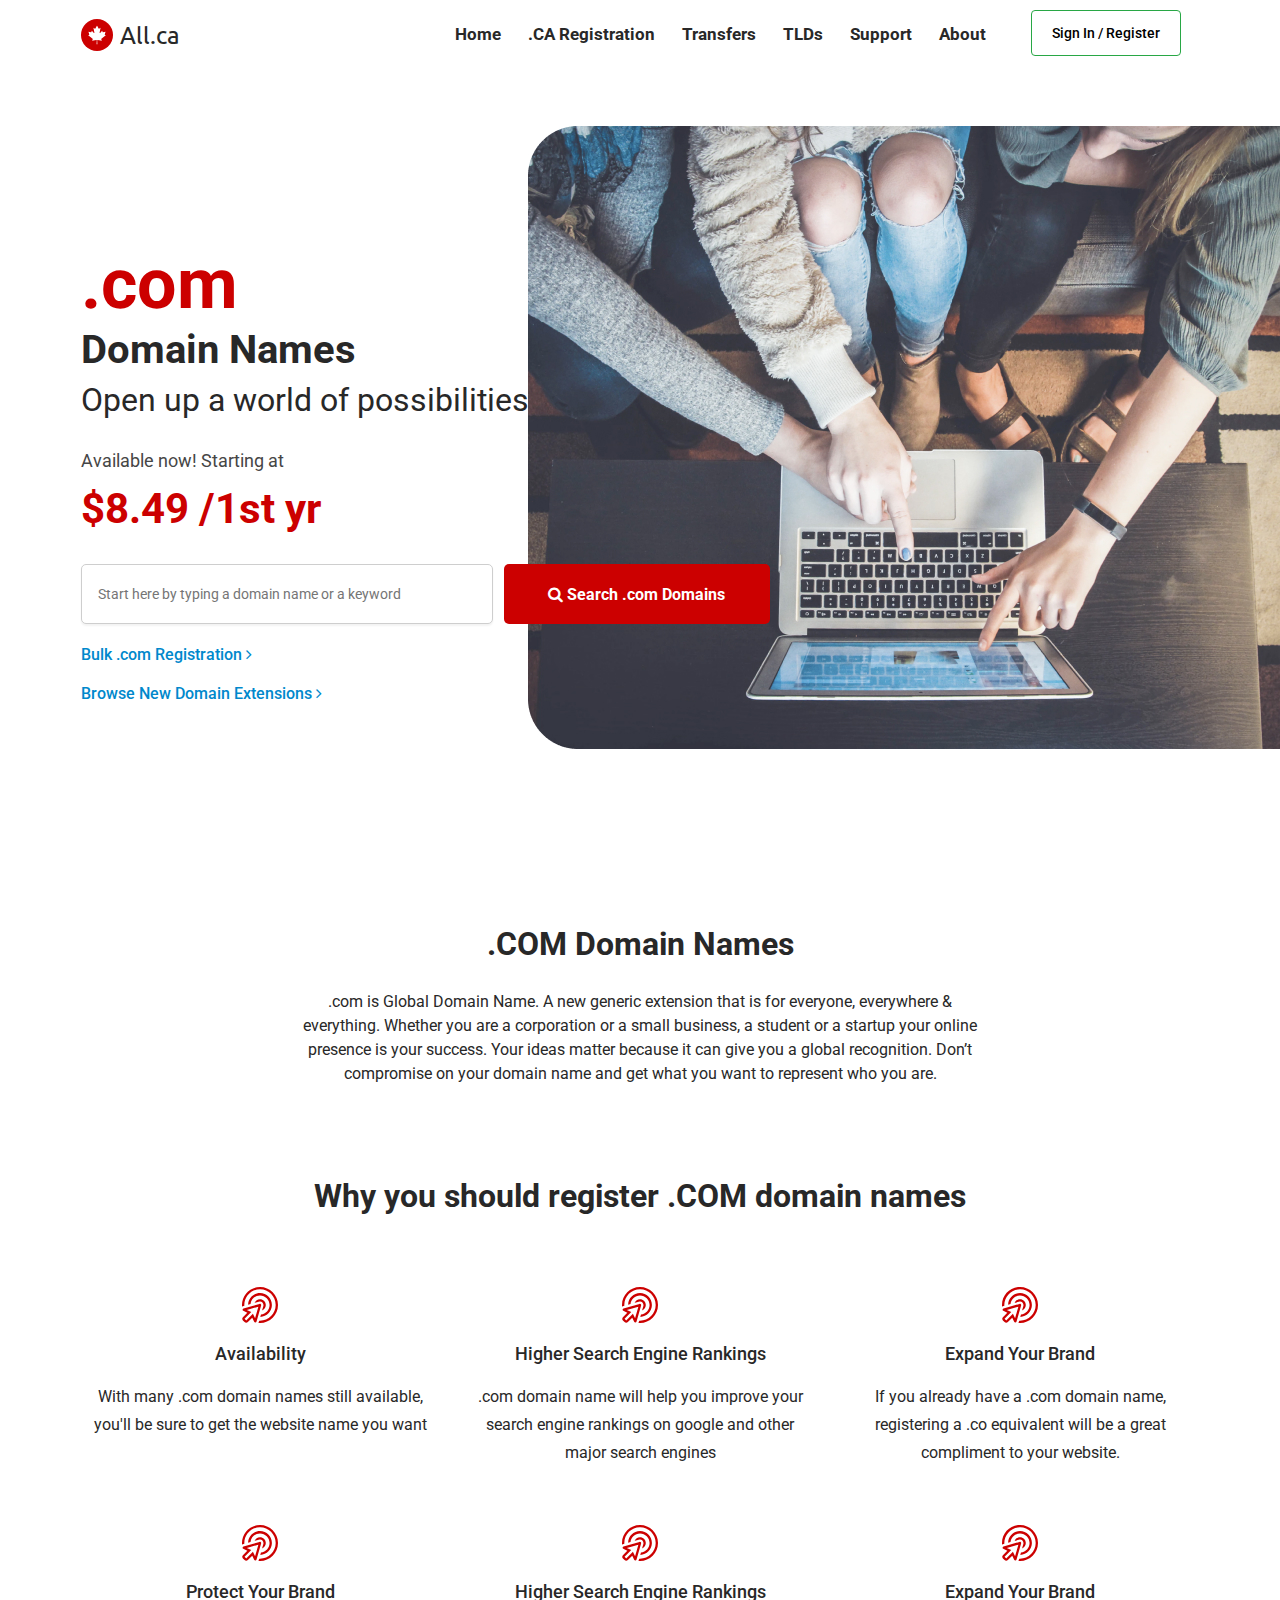
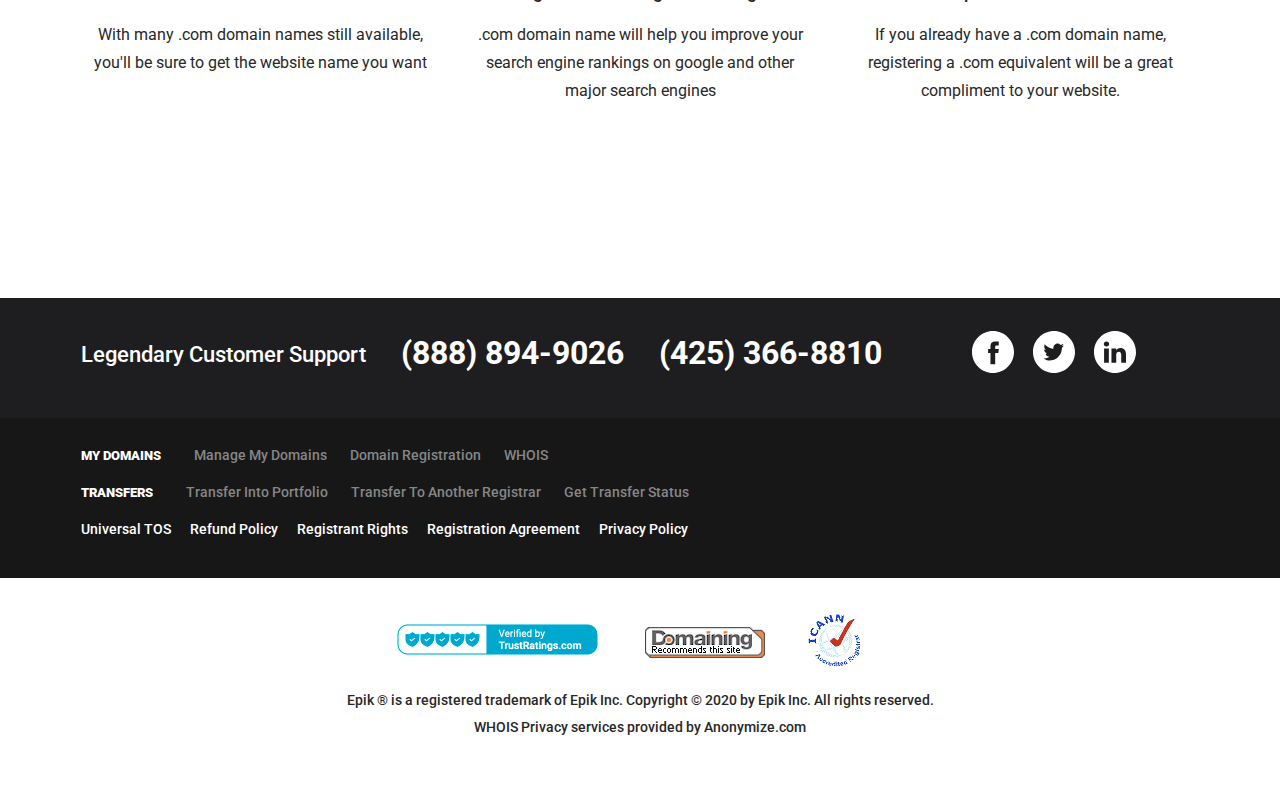
<file: tld.html>
<!DOCTYPE html>
<html lang="en">
<head>
    <meta charset="UTF-8">
    <meta http-equiv="X-UA-Compatible" content="IE=edge">
    <meta name="viewport" content="width=device-width, initial-scale=1.0">
    <title>TLD</title>
    <link rel="icon" href="img/logo.svg">

    <!-- bootstrap -->
    <link rel="stylesheet" href="css/bootstrap.min.css">

    <!-- owl carousel -->
    <link rel="stylesheet" href="css/owl.carousel.min.css">
    <link rel="stylesheet" href="css/owl.theme.default.min.css">

    <!-- fonts -->
    <link rel="preconnect" href="https://fonts.gstatic.com">
    <link href="https://fonts.googleapis.com/css2?family=Roboto:wght@300;400;500;700&family=Ubuntu:wght@700&display=swap" rel="stylesheet">

    <!-- main style -->
    <link rel="stylesheet" href="css/style.css">
</head>
<body>

    <!-- header -->
    <header class="header">
        <div class="container header__container">
            <div class="row">

                <!-- logo -->
                <div class="col-lg-1 col-md-1 col-sm-1 col-xs-2">
                    <div class="header__logo logo">
                        <img src="img/logo.svg" alt="logo" class="logo__image"  onclick="comingSoon();">
                        <a href="#" class="logo__title"  onclick="comingSoon();">All.ca</a>
                    </div>
                </div>

                <!-- navigation -->
                <div class="col-lg-9 col-md-9 col-sm-8 d-none d-sm-block">
                    <nav class="header__nav nav">
                        <ul class="nav__list list">
                            <li class="list__item component">
                                <a onclick="comingSoon();" href="#" class="component__link">Home</a>
                            </li>
                            <li class="list__item component">
                                <a onclick="comingSoon();" href="#" class="component__link">.CA Registration</a>
                            </li>
                            <li class="list__item component">
                                <a onclick="comingSoon();" href="#" class="component__link">Transfers</a>
                            </li>
                            <li class="list__item component">
                                <a onclick="comingSoon();" href="#" class="component__link">TLDs</a>
                                </li>
                            <li class="list__item component">
                                <a onclick="comingSoon();" href="#" class="component__link">Support</a>
                            </li>
                            <li class="list__item component">
                                <a onclick="comingSoon();" href="#" class="component__link">About</a>
                            </li>
                        </ul>
                    </nav>
                </div>

                <!-- button -->
                <div class="col-lg-2 col-md-2 col-sm-3 col-xs-6 d-none d-sm-block">
                    <button class="header__btn" onclick="comingSoon();">Sign In / Register</button>
                </div>

            </div>
        </div>
    </header>

    <!-- main -->
    <section class="main com-main">
        <div class="container">
            <div class="row">
                <div class="col-xl-8 col-sm-12">
                    <h1 class="main__title com-main__title">.com</h1>
                    <h3 class="main__title2 com-main__title2">Domain Names</h3>
                    <h3 class="com-main__title3">Open up a world of possibilities</h3>
                    <p class="com-main__text">Available now! Starting at</p>
                    <h3 class="com-main__price">$8.49 /1st yr</h3>
                    <div class="main__input input">
                        <input class="input__field" type="text" placeholder="Start here by typing a domain name or a keyword">
                        <button class="input__btn com-main__btn" onclick="comingSoon();"><i class="input__icon fa fa-search"></i><p class="input__btn-text">Search .com Domains</p></button>
                    </div>
                    <a href="#" onclick="comingSoon();" class="com-main__link">Bulk .com Registration <i class="fa fa-angle-right"></i></a>
                    <br>
                    <a href="#" onclick="comingSoon();" class="com-main__link">Browse New Domain Extensions <i class="fa fa-angle-right"></i></a>
                </div>
            </div>
        </div>
    </section>

    <!-- .com domain names -->
    <section class="com-domain">
        <div class="container">
            <h3 class="com-domain__title">.COM Domain Names</h3>
            <p class="com-domain__text">.com is Global Domain Name. A new generic extension that is for everyone, everywhere & everything. Whether you are a corporation or a small business, a student or a startup your online presence is your success. Your ideas matter because it can give you a global recognition. Don’t compromise on your domain name and get what you want to represent who you are. </p>
        </div>
    </section>

    <!-- explanation -->
    <section class="com-explanation">
        <div class="container">
            <h3 class="com-explanation__title">Why you should register .COM domain names</h3>
            <div class="row">
                <div class="col-lg-4">
                    <div class="com-explanation__feature com-feature">
                        <img src="img/seach results/t-features.svg" alt="" class="com-feature__img">
                        <p class="com-feature__title">Availability</p>
                        <p class="com-feature__text">With many .com domain names still available, you'll be sure to get the website name you want</p>
                    </div>
                </div>
                <div class="col-lg-4">
                    <div class="com-explanation__feature com-feature">
                        <img src="img/seach results/t-features.svg" alt="" class="com-feature__img">
                        <p class="com-feature__title">Higher Search Engine Rankings</p>
                        <p class="com-feature__text">.com domain name will help you improve your search engine rankings on google and other major search engines</p>
                    </div>
                </div>
                <div class="col-lg-4">
                    <div class="com-explanation__feature com-feature">
                        <img src="img/seach results/t-features.svg" alt="" class="com-feature__img">
                        <p class="com-feature__title">Expand Your Brand</p>
                        <p class="com-feature__text">If you already have a .com domain name, registering a .co equivalent will be a great compliment to your website.</p>
                    </div>
                </div>
                <div class="col-lg-4">
                    <div class="com-explanation__feature com-feature">
                        <img src="img/seach results/t-features.svg" alt="" class="com-feature__img">
                        <p class="com-feature__title">Protect Your Brand</p>
                        <p class="com-feature__text">With many .com domain names still available, you'll be sure to get the website name you want</p>
                    </div>
                </div>
                <div class="col-lg-4">
                    <div class="com-explanation__feature com-feature">
                        <img src="img/seach results/t-features.svg" alt="" class="com-feature__img">
                        <p class="com-feature__title">Higher Search Engine Rankings</p>
                        <p class="com-feature__text">.com domain name will help you improve your search engine rankings on google and other major search engines</p>
                    </div>
                </div>
                <div class="col-lg-4">
                    <div class="com-explanation__feature com-feature">
                        <img src="img/seach results/t-features.svg" alt="" class="com-feature__img">
                        <p class="com-feature__title">Expand Your Brand</p>
                        <p class="com-feature__text">If you already have a .com domain name, registering a .com equivalent will be a great compliment to your website.</p>
                    </div>
                </div>
            </div>
        </div>
    </section>

    <!-- contacts -->
    <section class="contacts">
        <div class="container-fluid contacts__container">
            <div class="container">
                <div class="contacts__info">
                    <h3 class="info contacts__title">Legendary Customer Support</h3>
                    <h1 class="info contacts__number">(888) 894-9026</h1>
                    <h1 class="info contacts__number">(425) 366-8810</h1>
                    <div class="contacts__links">
                        <a href="#" onclick="comingSoon();" class="info contacts__link">
                            <img src="img/Facebook.svg" alt="Facebook" class="contacts__icon">
                        </a>
                        <a href="#" onclick="comingSoon();" class="info contacts__link">
                            <img src="img/Twitter.svg" alt="Twitter" class="contacts__icon">
                        </a>
                        <a href="#" onclick="comingSoon();" class="info contacts__link">
                            <img src="img/LinkedIN.svg" alt="LinkedIN" class="contacts__icon">
                        </a>
                    </div>
                </div>
            </div>
        </div>

        <div class="container">
            <div class="contacts__linkblock">
                <p class="contacts__linkwrap">
                    <a href="#" onclick="comingSoon();" class="contacts__btmlinks btmlinks">My Domains</a>
                </p>
                <p class="contacts__linkwrap">
                    <a href="#" onclick="comingSoon();" class="btmlinks__links">Manage My Domains</a>
                </p>
                <p class="contacts__linkwrap">
                    <a href="#" onclick="comingSoon();" class="btmlinks__links">Domain Registration</a>
                </p>
                <p class="contacts__linkwrap">
                    <a href="#" onclick="comingSoon();" class="btmlinks__links">WHOIS</a>
                </p>
            </div>
            <br/>

            <div class="contacts__linkblock2">
                <p class="contacts__linkwrap">
                    <a href="#" onclick="comingSoon();" class="contacts__btmlinks btmlinks">Transfers</a>
                </p>
                <p class="contacts__linkwrap">
                    <a href="#" onclick="comingSoon();" class="btmlinks__links">Transfer Into Portfolio</a>
                </p>
                <p class="contacts__linkwrap">
                    <a href="#" onclick="comingSoon();" class="btmlinks__links">Transfer To Another Registrar</a>
                </p>
                <p class="contacts__linkwrap">
                    <a href="#" onclick="comingSoon();" class="btmlinks__links">Get Transfer Status</a>
                </p>
            </div>
            <br/>

            <p class="contacts__linkwrap">
                <a href="#" onclick="comingSoon();" class="contacts__toslinks">Universal TOS</a>
            </p>
            <p class="contacts__linkwrap">
                <a href="#" onclick="comingSoon();" class="contacts__toslinks">Refund Policy</a>
            </p>
            <p class="contacts__linkwrap">
                <a href="#" onclick="comingSoon();" class="contacts__toslinks">Registrant Rights</a>
            </p>
            <p class="contacts__linkwrap">
                <a href="#" onclick="comingSoon();" class="contacts__toslinks">Registration Agreement</a>
            </p>
            <p class="contacts__linkwrap"><a href="#" onclick="comingSoon();" class="contacts__toslinks">Privacy Policy</a>
            </p>
        </div>
    </section>

    <!-- footer -->
    <footer class="footer">
        <div class="container">
            <!-- <div class="row"> -->
                <a href="#" class="footer__links">
                    <img src="img/footer__1.svg" alt="" class="footer__img" onclick="comingSoon();">
                </a>
                <a href="#" class="footer__links">
                    <img src="img/footer__2.svg" alt="" class="footer__img" onclick="comingSoon();">
                </a>
                <a href="#" class="footer__links">
                    <img src="img/footer__3.svg" alt="" class="footer__img" onclick="comingSoon();">
                </a>
                <p class="footer__text">Epik ® is a registered trademark of Epik Inc. Copyright © 2020 by Epik Inc. All rights reserved.<br/>WHOIS Privacy services provided by Anonymize.com</p>
            <!-- </div> -->
        </div>
    </footer>

    <!-- scripts -->
    <script src="https://ajax.googleapis.com/ajax/libs/jquery/3.5.1/jquery.min.js"></script>
    <link rel="stylesheet" href="https://cdnjs.cloudflare.com/ajax/libs/font-awesome/4.7.0/css/font-awesome.min.css">
    <script src="js/owl.carousel.min.js"></script>
    <script src="js/jquery.mousewheel.min.js"></script>
    <script src="js/bootstrap.min.js"></script>
    <script src="js/script.js"></script>
</body>
</html>
</file>
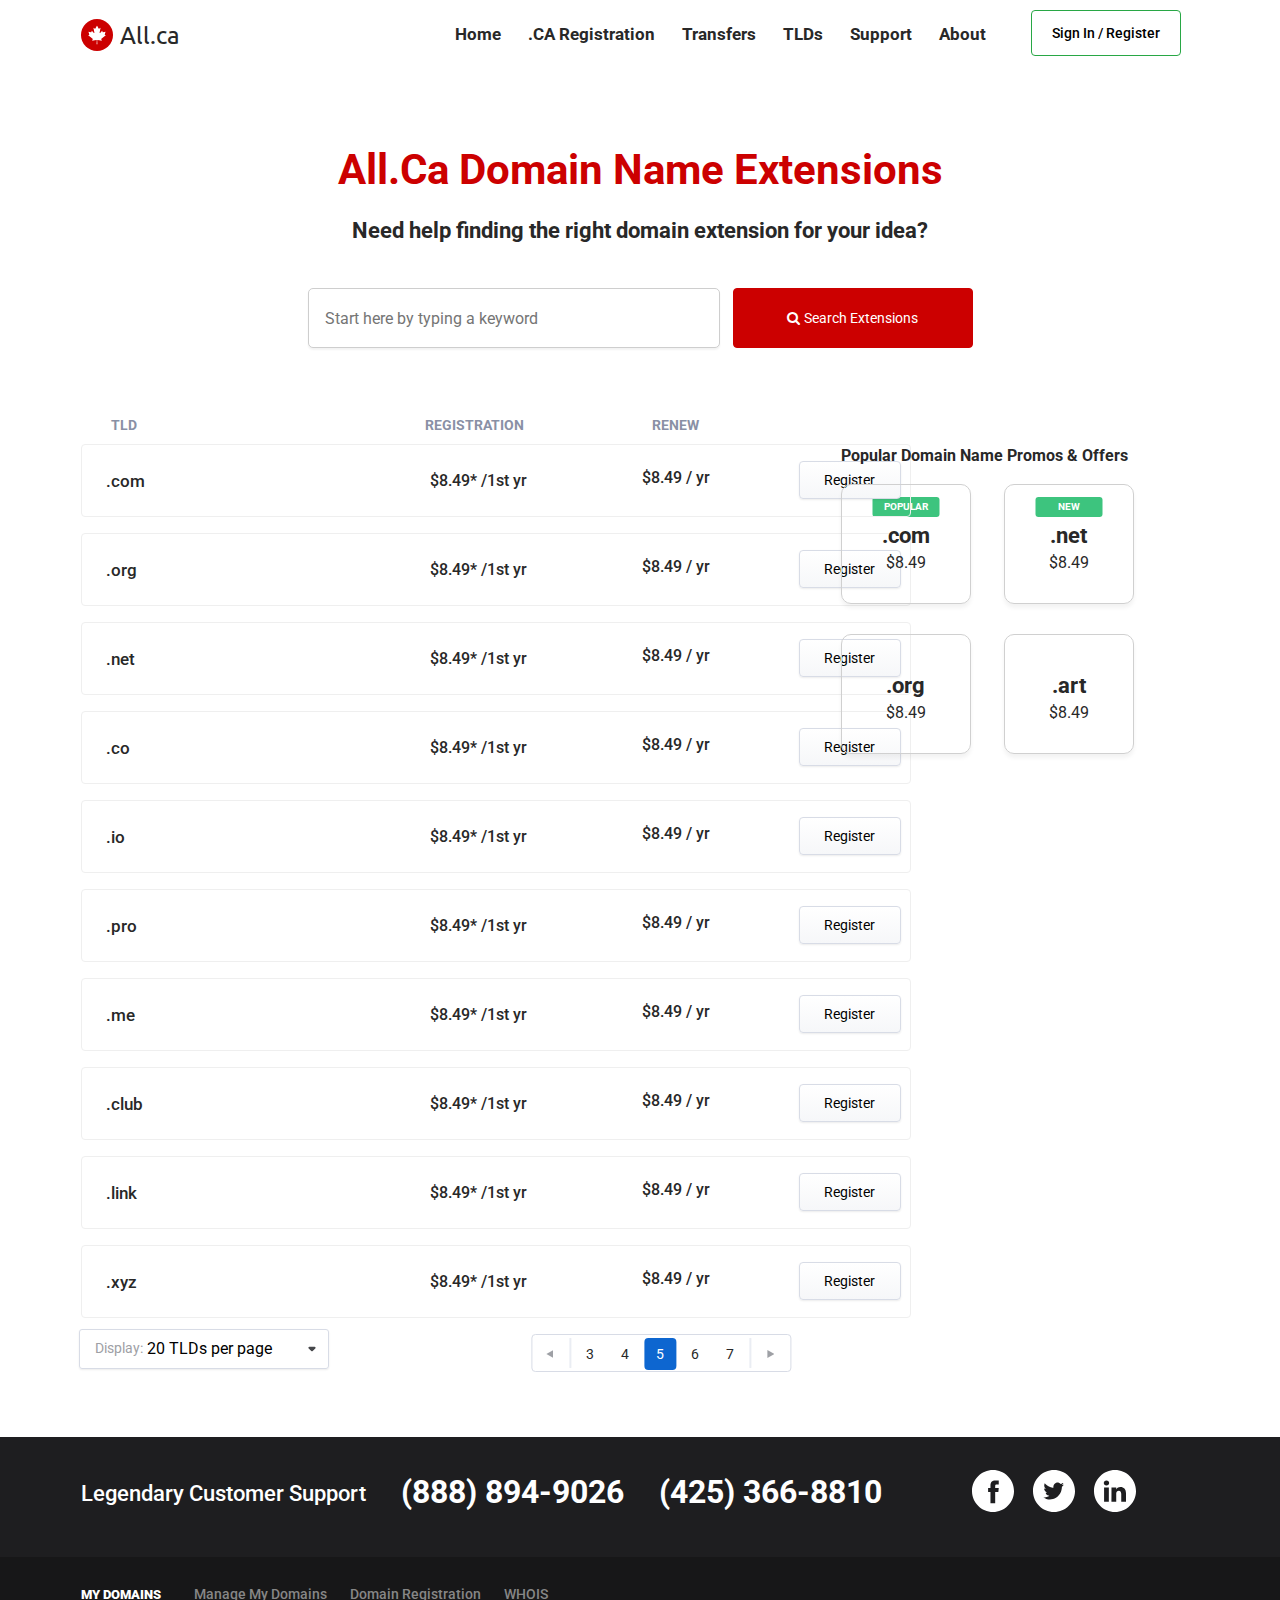
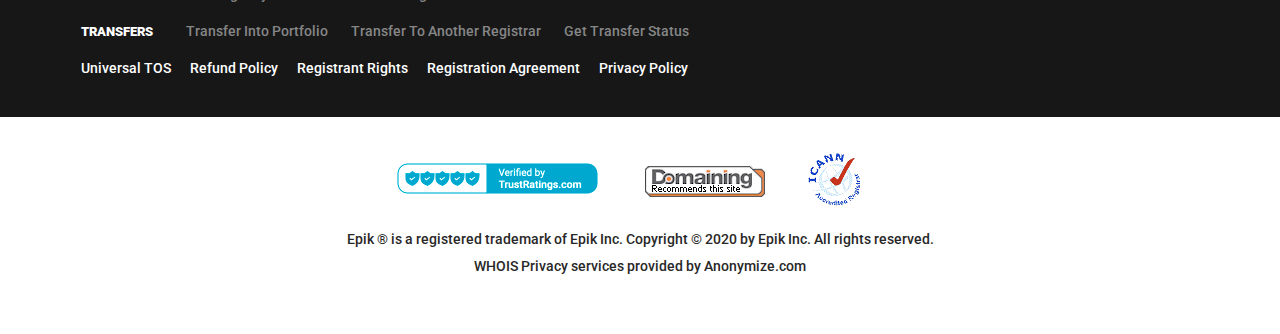
<file: tld_landing_page.html>
<!DOCTYPE html>
<html lang="en">
<head>
    <meta charset="UTF-8">
    <meta http-equiv="X-UA-Compatible" content="IE=edge">
    <meta name="viewport" content="width=device-width, initial-scale=1.0">
    <title>TLD Landing Page</title>
    <link rel="icon" href="img/logo.svg">

    <!-- bootstrap -->
    <link rel="stylesheet" href="css/bootstrap.min.css">

    <!-- owl carousel -->
    <link rel="stylesheet" href="css/owl.carousel.min.css">
    <link rel="stylesheet" href="css/owl.theme.default.min.css">

    <!-- fonts -->
    <link rel="preconnect" href="https://fonts.gstatic.com">
    <link href="https://fonts.googleapis.com/css2?family=Roboto:wght@300;400;500;700&family=Ubuntu:wght@700&display=swap" rel="stylesheet">

    <!-- main style -->
    <link rel="stylesheet" href="css/style.css">
</head>
<body>

    <!-- header -->
    <header class="header">
        <div class="container header__container">
            <div class="row">

                <!-- logo -->
                <div class="col-lg-1 col-md-1 col-sm-1 col-xs-2">
                    <div class="header__logo logo">
                        <img src="img/logo.svg" alt="logo" class="logo__image"  onclick="comingSoon();">
                        <a href="#" class="logo__title"  onclick="comingSoon();">All.ca</a>
                    </div>
                </div>

                <!-- navigation -->
                <div class="col-lg-9 col-md-9 col-sm-8 d-none d-sm-block">
                    <nav class="header__nav nav">
                        <ul class="nav__list list">
                            <li class="list__item component">
                                <a onclick="comingSoon();" href="#" class="component__link">Home</a>
                            </li>
                            <li class="list__item component">
                                <a onclick="comingSoon();" href="#" class="component__link">.CA Registration</a>
                            </li>
                            <li class="list__item component">
                                <a onclick="comingSoon();" href="#" class="component__link">Transfers</a>
                            </li>
                            <li class="list__item component">
                                <a onclick="comingSoon();" href="#" class="component__link">TLDs</a>
                                </li>
                            <li class="list__item component">
                                <a onclick="comingSoon();" href="#" class="component__link">Support</a>
                            </li>
                            <li class="list__item component">
                                <a onclick="comingSoon();" href="#" class="component__link">About</a>
                            </li>
                        </ul>
                    </nav>
                </div>

                <!-- button -->
                <div class="col-lg-2 col-md-2 col-sm-3 col-xs-6 d-none d-sm-block">
                    <button class="header__btn" onclick="comingSoon();">Sign In / Register</button>
                </div>

            </div>
        </div>
    </header>

    <!-- title & search bar -->
    <section class="tld-main">
        <div class="container">
            <h1 class="tld-main__title">All.Ca Domain Name Extensions</h1>
            <p class="tld-main__text">Need help finding the right domain extension for your idea?</p>
            <div class="tld-main__input">
                <input type="text" class="tld-main__field" placeholder="Start here by typing a keyword">
                <button class="tld-main__btn" onclick="comingSoon();"><i class="fa fa-search tld-main__icon"></i>Search Extensions</button>
            </div>
        </div>
    </section>

    <!-- search results & popular domains -->
    <section class="tld-search">
        <div class="container">
            <div class="row">
                <div class="col-lg-8">
                    <div class="tld-search__title tld-search__title_tld">TLD</div>
                    <div class="tld-search__title tld-search__title_reg">Registration</div>
                    <div class="tld-search__title tld-search__title_renew">Renew</div>

                    <div class="tld-search__items">
                        <h3 class="tld-search__name">.com</h3>
                        <p class="tld-search__registration">$8.49* /1st yr</p>
                        <h3 class="tld-search__renew">$8.49 / yr</h3>
                        <button class="tld-search__btn" onclick="comingSoon();">Register</button>
                    </div>
                    <div class="tld-search__items">
                        <h3 class="tld-search__name">.org</h3>
                        <p class="tld-search__registration">$8.49* /1st yr</p>
                        <h3 class="tld-search__renew">$8.49 / yr</h3>
                        <button class="tld-search__btn" onclick="comingSoon();">Register</button>
                    </div>
                    <div class="tld-search__items">
                        <h3 class="tld-search__name">.net</h3>
                        <p class="tld-search__registration">$8.49* /1st yr</p>
                        <h3 class="tld-search__renew">$8.49 / yr</h3>
                        <button class="tld-search__btn" onclick="comingSoon();">Register</button>
                    </div>
                    <div class="tld-search__items">
                        <h3 class="tld-search__name">.co</h3>
                        <p class="tld-search__registration">$8.49* /1st yr</p>
                        <h3 class="tld-search__renew">$8.49 / yr</h3>
                        <button class="tld-search__btn" onclick="comingSoon();">Register</button>
                    </div>
                    <div class="tld-search__items">
                        <h3 class="tld-search__name">.io</h3>
                        <p class="tld-search__registration">$8.49* /1st yr</p>
                        <h3 class="tld-search__renew">$8.49 / yr</h3>
                        <button class="tld-search__btn" onclick="comingSoon();">Register</button>
                    </div>
                    <div class="tld-search__items">
                        <h3 class="tld-search__name">.pro</h3>
                        <p class="tld-search__registration">$8.49* /1st yr</p>
                        <h3 class="tld-search__renew">$8.49 / yr</h3>
                        <button class="tld-search__btn" onclick="comingSoon();">Register</button>
                    </div>
                    <div class="tld-search__items">
                        <h3 class="tld-search__name">.me</h3>
                        <p class="tld-search__registration">$8.49* /1st yr</p>
                        <h3 class="tld-search__renew">$8.49 / yr</h3>
                        <button class="tld-search__btn" onclick="comingSoon();">Register</button>
                    </div>
                    <div class="tld-search__items">
                        <h3 class="tld-search__name">.club</h3>
                        <p class="tld-search__registration">$8.49* /1st yr</p>
                        <h3 class="tld-search__renew">$8.49 / yr</h3>
                        <button class="tld-search__btn" onclick="comingSoon();">Register</button>
                    </div>
                    <div class="tld-search__items">
                        <h3 class="tld-search__name">.link</h3>
                        <p class="tld-search__registration">$8.49* /1st yr</p>
                        <h3 class="tld-search__renew">$8.49 / yr</h3>
                        <button class="tld-search__btn" onclick="comingSoon();">Register</button>
                    </div>
                    <div class="tld-search__items">
                        <h3 class="tld-search__name">.xyz</h3>
                        <p class="tld-search__registration">$8.49* /1st yr</p>
                        <h3 class="tld-search__renew">$8.49 / yr</h3>
                        <button class="tld-search__btn" onclick="comingSoon();">Register</button>
                    </div>
                    
                    <!-- bottom -->
                    <label class="filters__label tld-search__label" for="filters__select_results">Display:</label>
                    <select class="filters__select filters__select_results tld-search__select" name="" id="">

                        <option class="filters__option_results" value="">20 TLDs per page</option>
                    </select>

                    <!-- pages -->
                    <div class="results__pages pages tld-search__pages">
                        <a href="#" onclick="comingSoon();" class="pages__links pages__links_arrows">
                            <img src="img/seach results/arrow-left.svg" alt="" class="pages__arrows_left">
                        </a>

                        <div class="pages__divider"></div>

                        <a href="#" onclick="comingSoon();" class="pages__links">3</a>
                        <a href="#" onclick="comingSoon();" class="pages__links">4</a>
                        <a href="#" onclick="comingSoon();" class="pages__links pages__links_5">5</a>
                        <a href="#" onclick="comingSoon();" class="pages__links">6</a>
                        <a href="#" onclick="comingSoon();" class="pages__links">7</a>

                        <div class="pages__divider"></div>

                        <a href="#" onclick="comingSoon();" class="pages__links pages__links_arrows">
                            <img src="img/seach results/arrow-right.svg" alt="" class="pages__arrows_right">
                        </a>
                    </div>
                </div>
                <div class="col-lg-4">
                    <p class="tld-search__popular">Popular Domain Name Promos & Offers</p>
                    <div onclick="comingSoon();" class="domains__name name tld-search__domains">
                        <span class="name__label">Popular</span>
                        <h1 class="name__title">.com</h1>
                        <h3 class="name__price">$8.49</h3>
                    </div>
                    <div onclick="comingSoon();" class="domains__name name tld-search__domains">
                        <span class="name__label">New</span>
                        <h1 class="name__title">.net</h1>
                        <h3 class="name__price">$8.49</h3>
                    </div>
                    <div onclick="comingSoon();" class="domains__name name tld-search__domains">
                        <h1 class="name__title">.org</h1>
                        <h3 class="name__price">$8.49</h3>
                    </div>
                    <div onclick="comingSoon();" class="domains__name name tld-search__domains">
                        <h1 class="name__title">.art</h1>
                        <h3 class="name__price">$8.49</h3>
                    </div>
                </div>
            </div>
        </div>
    </section>

    <!-- contacts -->
    <section class="contacts search_results__contacts">
        <div class="container-fluid contacts__container">
            <div class="container">
                <div class="contacts__info">
                    <h3 class="info contacts__title">Legendary Customer Support</h3>
                    <h1 class="info contacts__number">(888) 894-9026</h1>
                    <h1 class="info contacts__number">(425) 366-8810</h1>
                    <div class="contacts__links">
                        <a href="#" onclick="comingSoon();" class="info contacts__link">
                            <img src="img/Facebook.svg" alt="Facebook" class="contacts__icon">
                        </a>
                        <a href="#" onclick="comingSoon();" class="info contacts__link">
                            <img src="img/Twitter.svg" alt="Twitter" class="contacts__icon">
                        </a>
                        <a href="#" onclick="comingSoon();" class="info contacts__link">
                            <img src="img/LinkedIN.svg" alt="LinkedIN" class="contacts__icon">
                        </a>
                    </div>
                </div>
            </div>
        </div>

        <div class="container">
            <div class="contacts__linkblock">
                <p class="contacts__linkwrap">
                    <a href="#" onclick="comingSoon();" class="contacts__btmlinks btmlinks">My Domains</a>
                </p>
                <p class="contacts__linkwrap">
                    <a href="#" onclick="comingSoon();" class="btmlinks__links">Manage My Domains</a>
                </p>
                <p class="contacts__linkwrap">
                    <a href="#" onclick="comingSoon();" class="btmlinks__links">Domain Registration</a>
                </p>
                <p class="contacts__linkwrap">
                    <a href="#" onclick="comingSoon();" class="btmlinks__links">WHOIS</a>
                </p>
            </div>
            <br/>

            <div class="contacts__linkblock2">
                <p class="contacts__linkwrap">
                    <a href="#" onclick="comingSoon();" class="contacts__btmlinks btmlinks">Transfers</a>
                </p>
                <p class="contacts__linkwrap">
                    <a href="#" onclick="comingSoon();" class="btmlinks__links">Transfer Into Portfolio</a>
                </p>
                <p class="contacts__linkwrap">
                    <a href="#" onclick="comingSoon();" class="btmlinks__links">Transfer To Another Registrar</a>
                </p>
                <p class="contacts__linkwrap">
                    <a href="#" onclick="comingSoon();" class="btmlinks__links">Get Transfer Status</a>
                </p>
            </div>
            <br/>

            <p class="contacts__linkwrap">
                <a href="#" onclick="comingSoon();" class="contacts__toslinks">Universal TOS</a>
            </p>
            <p class="contacts__linkwrap">
                <a href="#" onclick="comingSoon();" class="contacts__toslinks">Refund Policy</a>
            </p>
            <p class="contacts__linkwrap">
                <a href="#" onclick="comingSoon();" class="contacts__toslinks">Registrant Rights</a>
            </p>
            <p class="contacts__linkwrap">
                <a href="#" onclick="comingSoon();" class="contacts__toslinks">Registration Agreement</a>
            </p>
            <p class="contacts__linkwrap"><a href="#" onclick="comingSoon();" class="contacts__toslinks">Privacy Policy</a>
            </p>
        </div>
    </section>

    <!-- footer -->
    <footer class="footer">
        <div class="container">
            <!-- <div class="row"> -->
                <a href="#" class="footer__links" onclick="comingSoon();">
                    <img src="img/footer__1.svg" alt="" class="footer__img">
                </a>
                <a href="#" class="footer__links" onclick="comingSoon();">
                    <img src="img/footer__2.svg" alt="" class="footer__img">
                </a>
                <a href="#" class="footer__links" onclick="comingSoon();">
                    <img src="img/footer__3.svg" alt="" class="footer__img">
                </a>
                <p class="footer__text">Epik ® is a registered trademark of Epik Inc. Copyright © 2020 by Epik Inc. All rights reserved.<br/>WHOIS Privacy services provided by Anonymize.com</p>
            <!-- </div> -->
        </div>
    </footer>

    <!-- scripts -->
    <script src="https://ajax.googleapis.com/ajax/libs/jquery/3.5.1/jquery.min.js"></script>
    <link rel="stylesheet" href="https://cdnjs.cloudflare.com/ajax/libs/font-awesome/4.7.0/css/font-awesome.min.css">
    <script src="js/bootstrap.min.js"></script>
    <script src="js/script.js"></script>
</body>
</html>
</file>
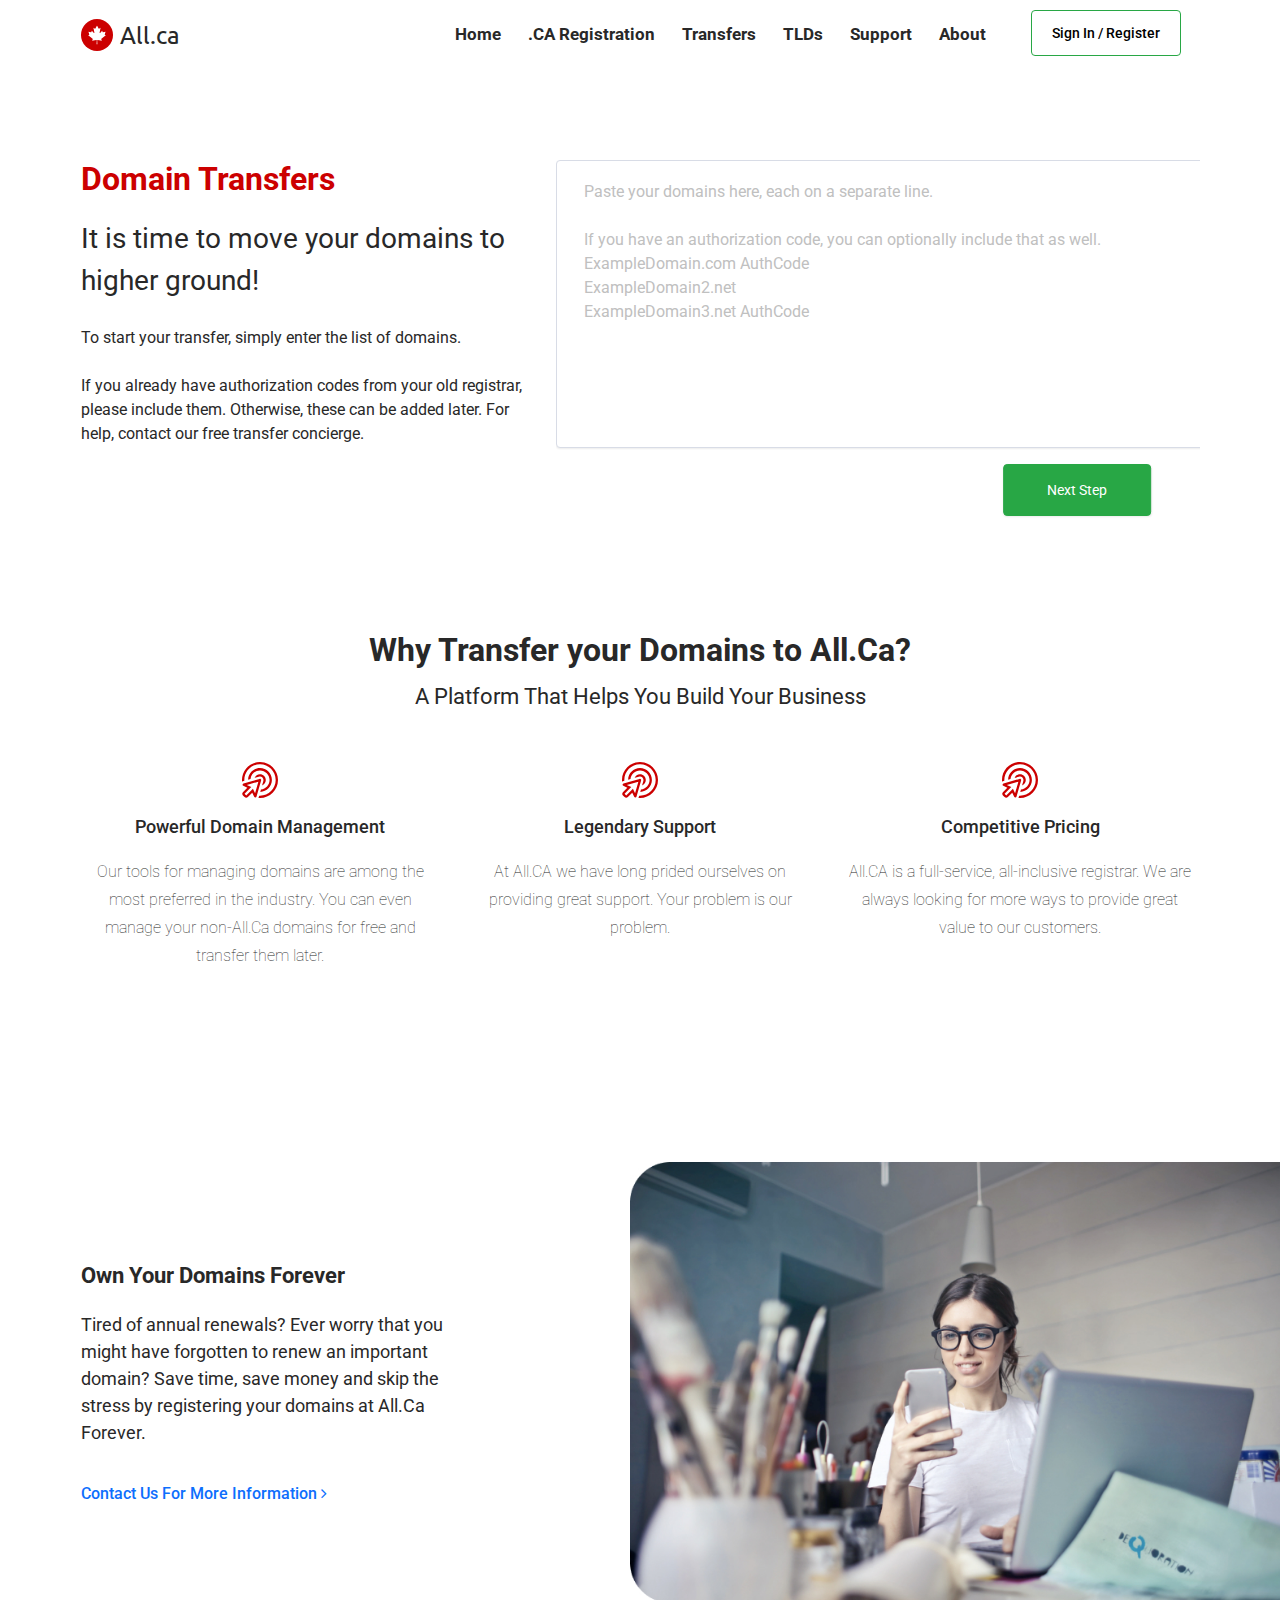
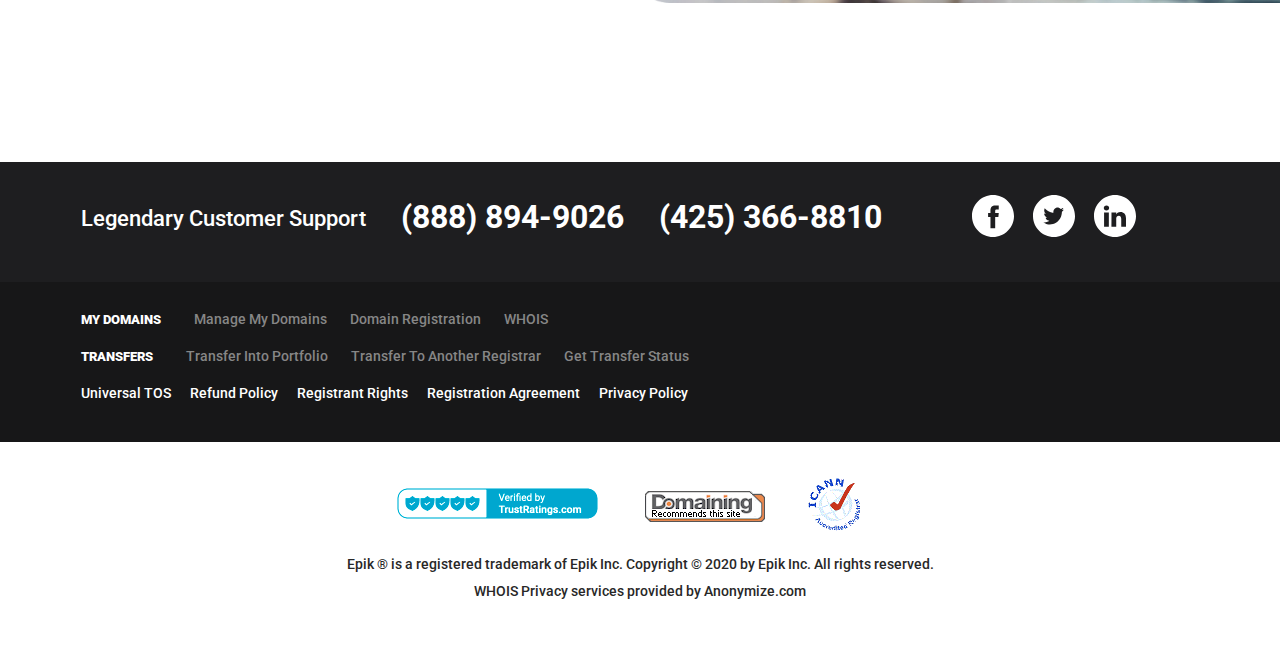
<file: transfers.html>
<!DOCTYPE html>
<html lang="en">
<head>
    <meta charset="UTF-8">
    <meta http-equiv="X-UA-Compatible" content="IE=edge">
    <meta name="viewport" content="width=device-width, initial-scale=1.0">
    <title>Transfers</title>
    <link rel="icon" href="img/logo.svg">

    <!-- bootstrap -->
    <link rel="stylesheet" href="css/bootstrap.min.css">

    <!-- fonts -->
    <link rel="preconnect" href="https://fonts.gstatic.com">
    <link href="https://fonts.googleapis.com/css2?family=Roboto:wght@300;400;500;700&family=Ubuntu:wght@700&display=swap" rel="stylesheet">

    <!-- main style -->
    <link rel="stylesheet" href="css/style.css">
</head>
<body>

    <!-- header -->
    <header class="header">
        <div class="container header__container">
            <div class="row">

                <!-- logo -->
                <div class="col-lg-1 col-md-1 col-sm-1 col-xs-2">
                    <div class="header__logo logo">
                        <img src="img/logo.svg" alt="logo" class="logo__image"  onclick="comingSoon();">
                        <a href="#" class="logo__title"  onclick="comingSoon();">All.ca</a>
                    </div>
                </div>

                <!-- navigation -->
                <div class="col-lg-9 col-md-9 col-sm-8 d-none d-sm-block">
                    <nav class="header__nav nav">
                        <ul class="nav__list list">
                            <li class="list__item component">
                                <a onclick="comingSoon();" href="#" class="component__link">Home</a>
                            </li>
                            <li class="list__item component">
                                <a onclick="comingSoon();" href="#" class="component__link">.CA Registration</a>
                            </li>
                            <li class="list__item component">
                                <a onclick="comingSoon();" href="#" class="component__link">Transfers</a>
                            </li>
                            <li class="list__item component">
                                <a onclick="comingSoon();" href="#" class="component__link">TLDs</a>
                                </li>
                            <li class="list__item component">
                                <a onclick="comingSoon();" href="#" class="component__link">Support</a>
                            </li>
                            <li class="list__item component">
                                <a onclick="comingSoon();" href="#" class="component__link">About</a>
                            </li>
                        </ul>
                    </nav>
                </div>

                <!-- button -->
                <div class="col-lg-2 col-md-2 col-sm-3 col-xs-6 d-none d-sm-block">
                    <button class="header__btn" onclick="comingSoon();">Sign In / Register</button>
                </div>

            </div>
        </div>
    </header>

    <!-- dt-main -->
    <section class="dt-main">
        <div class="container">
            <div class="row">
                <div class="col-lg-5">
                    <h1 class="dt-main__title">Domain Transfers</h1>
                    <h2 class="dt-main__description">It is time to move your domains to higher ground!</h2>
                    <p class="dt-main__text">To start your transfer, simply enter the list of domains.
                    <br><br>
                    If you already have authorization codes from your old registrar, please include them. Otherwise, these can be added later. For help, contact our free transfer concierge. </p>
                </div>
                <div class="col-lg-7">
                    <!-- <textarea name="textarea" id="" cols="30" rows="10" class="dt-main__textarea" placeholder="Paste your domains here, each on a separate line.\n\nIf you have an authorization code, you can optionally include that as well.\nExampleDomain.com AuthCode\nExampleDomain2.net\nExampleDomain3.net AuthCode"></textarea> -->

                    <!-- textarea placeholder SAFARI SURRORT -->
                    <div class="dt-main__holder">
                        <div class="dt-main__placeholder">
                            Paste your domains here, each on a separate line.
                            <br><br>
                            If you have an authorization code, you can optionally include that as well.
                            <br>
                            ExampleDomain.com AuthCode
                            <br>
                            ExampleDomain2.net
                            <br>
                            ExampleDomain3.net AuthCode
                        </div>
                        <textarea required="true" rows="5"></textarea>
                      </div>

                    <br>
                    <button class="dt-main__btn">Next Step</button>
                </div>
            </div>
        </div>
    </section>

    <!-- explanation -->
    <section class="explanation">
        <div class="container">
            <h1 class="explanation__title">Why Transfer your Domains to All.Ca?</h1>
            <h4 class="explanation__description">A Platform That Helps You Build Your Business</h4>
            <div class="row">
                <div class="col-lg-4">
                    <div class="explanation__features t-features">
                        <img src="img/seach results/t-features.svg" alt="" class="t-features__img">
                        <p class="t-features__title">Powerful Domain Management</p>
                        <p class="t-features__text">Our tools for managing domains are among the most preferred in the industry. You can even manage your non-All.Ca domains for free and transfer them later.</p>
                    </div>
                </div>
                <div class="col-lg-4">
                    <div class="explanation__features t-features">
                        <img src="img/seach results/t-features.svg" alt="" class="t-features__img">
                        <p class="t-features__title">Legendary Support </p>
                        <p class="t-features__text">At All.CA we have long prided ourselves on providing great support. Your problem is our problem.</p>
                    </div>
                </div>
                <div class="col-lg-4">
                    <div class="explanation__features t-features">
                        <img src="img/seach results/t-features.svg" alt="" class="t-features__img">
                        <p class="t-features__title">Competitive Pricing </p>
                        <p class="t-features__text">All.CA is a full-service, all-inclusive registrar. We are always looking for more ways to provide great value to our customers.</p>
                    </div>
                </div>
            </div>
        </div>
    </section>

    <!-- owning -->
    <section class="support owning">
        <div class="container">
            <div class="row">
                <div class="col-xl-5">
                    <h4 class="support__title">Own Your Domains Forever</h4>
                    <p class="support__text owning__text">Tired of annual renewals? Ever worry that you might have forgotten to renew an important domain? Save time, save money and skip the stress by registering your domains at All.Ca Forever.</p>
                    <a href="#" onclick="comingSoon();" class="domains__link owning__link">Contact Us For More Information <i class="fa fa-angle-right"></i></a>  
                </div>
            </div>
        </div>
    </section>

    <!-- contacts -->
    <section class="contacts search_results__contacts">
        <div class="container-fluid contacts__container">
            <div class="container">
                <div class="contacts__info">
                    <h3 class="info contacts__title">Legendary Customer Support</h3>
                    <h1 class="info contacts__number">(888) 894-9026</h1>
                    <h1 class="info contacts__number">(425) 366-8810</h1>
                    <div class="contacts__links">
                        <a href="#" onclick="comingSoon();" class="info contacts__link">
                            <img src="img/Facebook.svg" alt="Facebook" class="contacts__icon">
                        </a>
                        <a href="#" onclick="comingSoon();" class="info contacts__link">
                            <img src="img/Twitter.svg" alt="Twitter" class="contacts__icon">
                        </a>
                        <a href="#" onclick="comingSoon();" class="info contacts__link">
                            <img src="img/LinkedIN.svg" alt="LinkedIN" class="contacts__icon">
                        </a>
                    </div>
                </div>
            </div>
        </div>

        <div class="container">
            <div class="contacts__linkblock">
                <p class="contacts__linkwrap">
                    <a href="#" onclick="comingSoon();" class="contacts__btmlinks btmlinks">My Domains</a>
                </p>
                <p class="contacts__linkwrap">
                    <a href="#" onclick="comingSoon();" class="btmlinks__links">Manage My Domains</a>
                </p>
                <p class="contacts__linkwrap">
                    <a href="#" onclick="comingSoon();" class="btmlinks__links">Domain Registration</a>
                </p>
                <p class="contacts__linkwrap">
                    <a href="#" onclick="comingSoon();" class="btmlinks__links">WHOIS</a>
                </p>
            </div>
            <br/>

            <div class="contacts__linkblock2">
                <p class="contacts__linkwrap">
                    <a href="#" onclick="comingSoon();" class="contacts__btmlinks btmlinks">Transfers</a>
                </p>
                <p class="contacts__linkwrap">
                    <a href="#" onclick="comingSoon();" class="btmlinks__links">Transfer Into Portfolio</a>
                </p>
                <p class="contacts__linkwrap">
                    <a href="#" onclick="comingSoon();" class="btmlinks__links">Transfer To Another Registrar</a>
                </p>
                <p class="contacts__linkwrap">
                    <a href="#" onclick="comingSoon();" class="btmlinks__links">Get Transfer Status</a>
                </p>
            </div>
            <br/>

            <p class="contacts__linkwrap">
                <a href="#" onclick="comingSoon();" class="contacts__toslinks">Universal TOS</a>
            </p>
            <p class="contacts__linkwrap">
                <a href="#" onclick="comingSoon();" class="contacts__toslinks">Refund Policy</a>
            </p>
            <p class="contacts__linkwrap">
                <a href="#" onclick="comingSoon();" class="contacts__toslinks">Registrant Rights</a>
            </p>
            <p class="contacts__linkwrap">
                <a href="#" onclick="comingSoon();" class="contacts__toslinks">Registration Agreement</a>
            </p>
            <p class="contacts__linkwrap"><a href="#" onclick="comingSoon();" class="contacts__toslinks">Privacy Policy</a>
            </p>
        </div>
    </section>

    <!-- footer -->
    <footer class="footer">
        <div class="container">
            <!-- <div class="row"> -->
                <a href="#" class="footer__links">
                    <img src="img/footer__1.svg" alt="" class="footer__img" onclick="comingSoon();">
                </a>
                <a href="#" class="footer__links">
                    <img src="img/footer__2.svg" alt="" class="footer__img" onclick="comingSoon();">
                </a>
                <a href="#" class="footer__links">
                    <img src="img/footer__3.svg" alt="" class="footer__img" onclick="comingSoon();">
                </a>
                <p class="footer__text">Epik ® is a registered trademark of Epik Inc. Copyright © 2020 by Epik Inc. All rights reserved.<br/>WHOIS Privacy services provided by Anonymize.com</p>
            <!-- </div> -->
        </div>
    </footer>

    <!-- scripts -->
    <script src="https://ajax.googleapis.com/ajax/libs/jquery/3.5.1/jquery.min.js"></script>
    <link rel="stylesheet" href="https://cdnjs.cloudflare.com/ajax/libs/font-awesome/4.7.0/css/font-awesome.min.css">
    <script src="js/bootstrap.min.js"></script>
    <script src="js/script.js"></script>
    <script src="js/placeholder.js"></script>
</body>
</html>
</file>
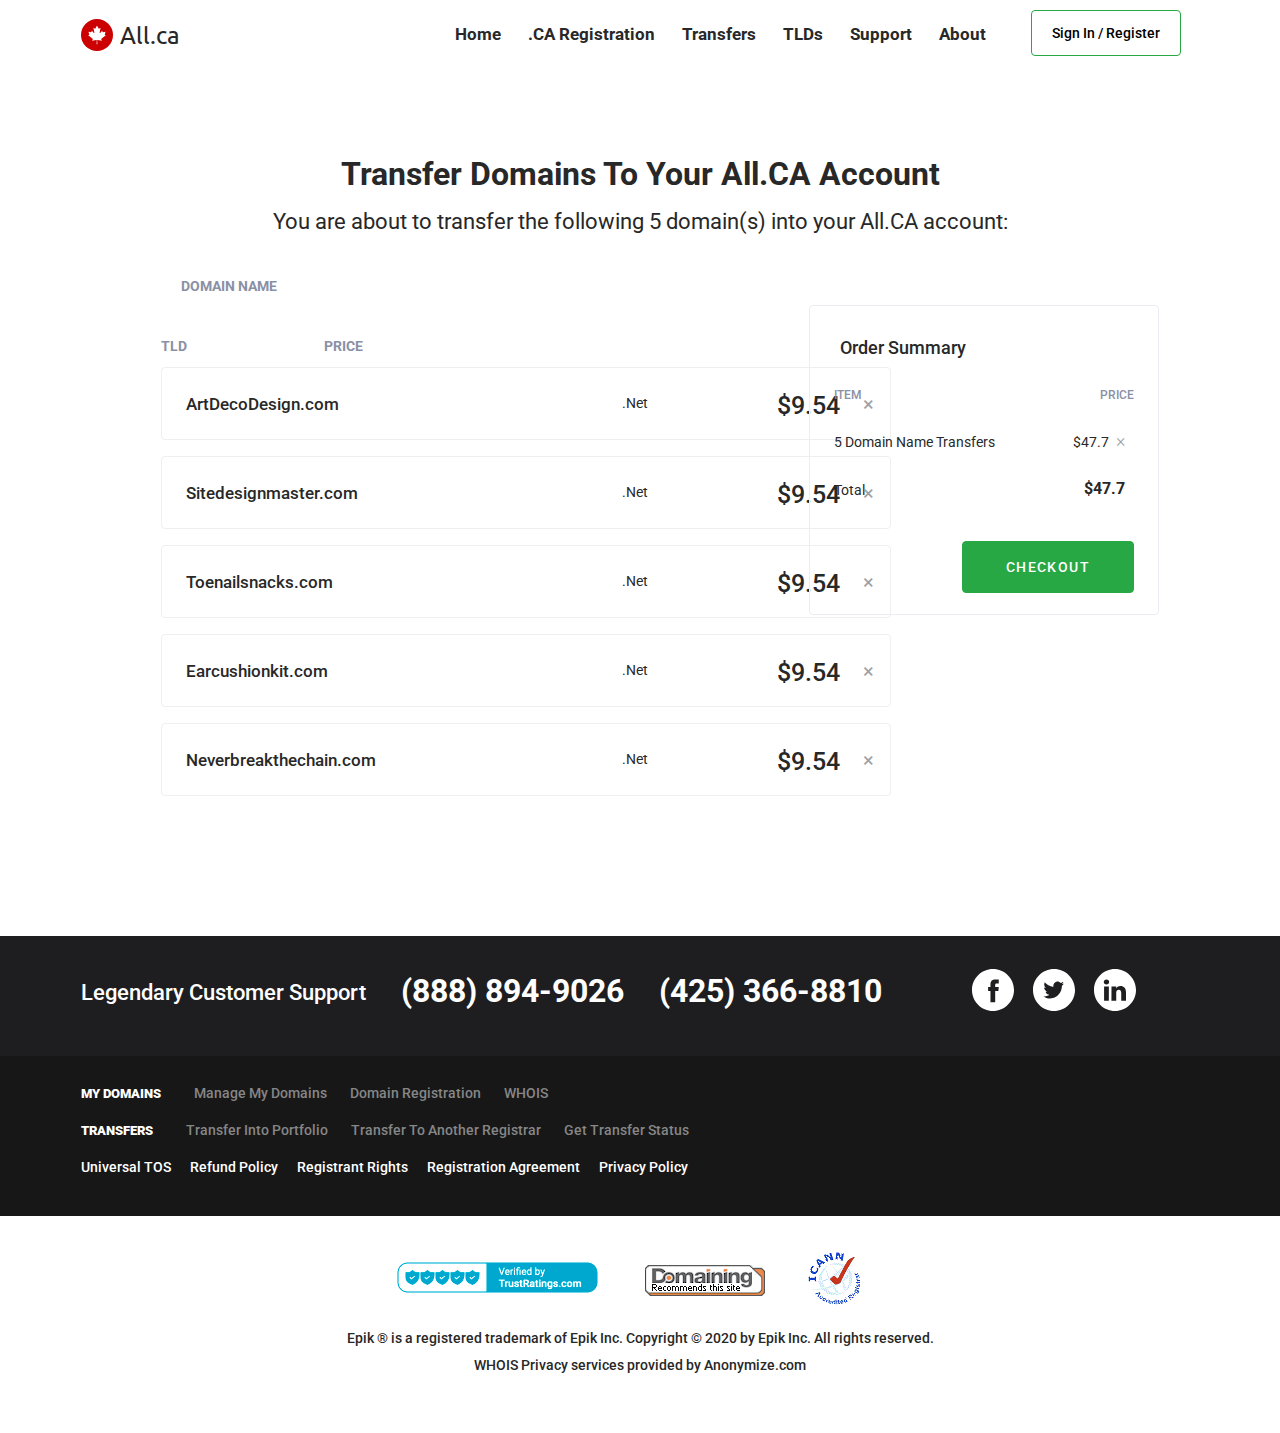
<file: transfers_step_2.html>
<!DOCTYPE html>
<html lang="en">
<head>
    <meta charset="UTF-8">
    <meta http-equiv="X-UA-Compatible" content="IE=edge">
    <meta name="viewport" content="width=device-width, initial-scale=1.0">
    <title>Transfers Step 2</title>
    <link rel="icon" href="img/logo.svg">

    <!-- bootstrap -->
    <link rel="stylesheet" href="css/bootstrap.min.css">

    <!-- fonts -->
    <link rel="preconnect" href="https://fonts.gstatic.com">
    <link href="https://fonts.googleapis.com/css2?family=Roboto:wght@300;400;500;700&family=Ubuntu:wght@700&display=swap" rel="stylesheet">

    <!-- main style -->
    <link rel="stylesheet" href="css/style.css">
</head>
<body>

    <!-- header -->
    <header class="header">
        <div class="container header__container">
            <div class="row">

                <!-- logo -->
                <div class="col-lg-1 col-md-1 col-sm-1 col-xs-2">
                    <div class="header__logo logo">
                        <img src="img/logo.svg" alt="logo" class="logo__image"  onclick="comingSoon();">
                        <a href="#" class="logo__title"  onclick="comingSoon();">All.ca</a>
                    </div>
                </div>

                <!-- navigation -->
                <div class="col-lg-9 col-md-9 col-sm-8 d-none d-sm-block">
                    <nav class="header__nav nav">
                        <ul class="nav__list list">
                            <li class="list__item component">
                                <a onclick="comingSoon();" href="#" class="component__link">Home</a>
                            </li>
                            <li class="list__item component">
                                <a onclick="comingSoon();" href="#" class="component__link">.CA Registration</a>
                            </li>
                            <li class="list__item component">
                                <a onclick="comingSoon();" href="#" class="component__link">Transfers</a>
                            </li>
                            <li class="list__item component">
                                <a onclick="comingSoon();" href="#" class="component__link">TLDs</a>
                                </li>
                            <li class="list__item component">
                                <a onclick="comingSoon();" href="#" class="component__link">Support</a>
                            </li>
                            <li class="list__item component">
                                <a onclick="comingSoon();" href="#" class="component__link">About</a>
                            </li>
                        </ul>
                    </nav>
                </div>

                <!-- button -->
                <div class="col-lg-2 col-md-2 col-sm-3 col-xs-6 d-none d-sm-block">
                    <button class="header__btn" onclick="comingSoon();">Sign In / Register</button>
                </div>

            </div>
        </div>
    </header>

    <section class="ts2-main">
        <div class="container">
            <h1 class="ts2-main__title">Transfer Domains To Your All.CA Account</h1>
            <p class="ts2-main__text">You are about to transfer the following 5 domain(s) into your All.CA account:</p>
            <div class="row ts2-main__row">
                <div class="col-lg-7">
                    <div class="ts2-main__basket basket">
                        <p class="basket__title basket__title_dn">Domain Name</p>
                        <p class="basket__title basket__title_tld">TLD</p>
                        <p class="basket__title basket__title_p">Price</p>

                        <div class="basket__items">
                            <h3 class="basket__name">ArtDecoDesign.com</h3>
                            <p class="basket__tld">.Net</p>
                            <h3 class="basket__price">$9.54</h3>
                            <span class="basket__cross" onclick="comingSoon();">&times;</span>
                        </div>
                        <div class="basket__items">
                            <h3 class="basket__name">Sitedesignmaster.com</h3>
                            <p class="basket__tld">.Net</p>
                            <h3 class="basket__price">$9.54</h3>
                            <span class="basket__cross" onclick="comingSoon();">&times;</span>
                        </div>
                        <div class="basket__items">
                            <h3 class="basket__name">Toenailsnacks.com</h3>
                            <p class="basket__tld">.Net</p>
                            <h3 class="basket__price">$9.54</h3>
                            <span class="basket__cross" onclick="comingSoon();">&times;</span>
                        </div>
                        <div class="basket__items">
                            <h3 class="basket__name">Earcushionkit.com</h3>
                            <p class="basket__tld">.Net</p>
                            <h3 class="basket__price">$9.54</h3>
                            <span class="basket__cross" onclick="comingSoon();">&times;</span>
                        </div>
                        <div class="basket__items">
                            <h3 class="basket__name">Neverbreakthechain.com</h3>
                            <p class="basket__tld">.Net</p>
                            <h3 class="basket__price">$9.54</h3>
                            <span class="basket__cross" onclick="comingSoon();">&times;</span>
                        </div>
                    </div>
                </div>
                <div class="col-lg-5">
                    <div class="ts2-main__order order">
                        <div class="order__summary">Order Summary</div>
                        <p class="order__title">Item</p>
                        <p class="order__title order__title_price">Price</p>
                        <br>
                        <p class="order__name">5 Domain Name Transfers</p>
                        <p class="order__price">$47.7</p>
                        <span onclick="comingSoon();" class="order__cross">&times;</span>
                        <br>
                        <p class="order__name">Total</p>
                        <p class="order__price order__price_final">$47.7</p>
                        <br>
                        <button onclick="comingSoon();" class="order__btn">Checkout</button></div>
                </div>
            </div>
        </div>
    </section>

    <!-- contacts -->
    <section class="contacts search_results__contacts">
        <div class="container-fluid contacts__container">
            <div class="container">
                <div class="contacts__info">
                    <h3 class="info contacts__title">Legendary Customer Support</h3>
                    <h1 class="info contacts__number">(888) 894-9026</h1>
                    <h1 class="info contacts__number">(425) 366-8810</h1>
                    <div class="contacts__links">
                        <a href="#" onclick="comingSoon();" class="info contacts__link">
                            <img src="img/Facebook.svg" alt="Facebook" class="contacts__icon">
                        </a>
                        <a href="#" onclick="comingSoon();" class="info contacts__link">
                            <img src="img/Twitter.svg" alt="Twitter" class="contacts__icon">
                        </a>
                        <a href="#" onclick="comingSoon();" class="info contacts__link">
                            <img src="img/LinkedIN.svg" alt="LinkedIN" class="contacts__icon">
                        </a>
                    </div>
                </div>
            </div>
        </div>

        <div class="container">
            <div class="contacts__linkblock">
                <p class="contacts__linkwrap">
                    <a href="#" onclick="comingSoon();" class="contacts__btmlinks btmlinks">My Domains</a>
                </p>
                <p class="contacts__linkwrap">
                    <a href="#" onclick="comingSoon();" class="btmlinks__links">Manage My Domains</a>
                </p>
                <p class="contacts__linkwrap">
                    <a href="#" onclick="comingSoon();" class="btmlinks__links">Domain Registration</a>
                </p>
                <p class="contacts__linkwrap">
                    <a href="#" onclick="comingSoon();" class="btmlinks__links">WHOIS</a>
                </p>
            </div>
            <br/>

            <div class="contacts__linkblock2">
                <p class="contacts__linkwrap">
                    <a href="#" onclick="comingSoon();" class="contacts__btmlinks btmlinks">Transfers</a>
                </p>
                <p class="contacts__linkwrap">
                    <a href="#" onclick="comingSoon();" class="btmlinks__links">Transfer Into Portfolio</a>
                </p>
                <p class="contacts__linkwrap">
                    <a href="#" onclick="comingSoon();" class="btmlinks__links">Transfer To Another Registrar</a>
                </p>
                <p class="contacts__linkwrap">
                    <a href="#" onclick="comingSoon();" class="btmlinks__links">Get Transfer Status</a>
                </p>
            </div>
            <br/>

            <p class="contacts__linkwrap">
                <a href="#" onclick="comingSoon();" class="contacts__toslinks">Universal TOS</a>
            </p>
            <p class="contacts__linkwrap">
                <a href="#" onclick="comingSoon();" class="contacts__toslinks">Refund Policy</a>
            </p>
            <p class="contacts__linkwrap">
                <a href="#" onclick="comingSoon();" class="contacts__toslinks">Registrant Rights</a>
            </p>
            <p class="contacts__linkwrap">
                <a href="#" onclick="comingSoon();" class="contacts__toslinks">Registration Agreement</a>
            </p>
            <p class="contacts__linkwrap"><a href="#" onclick="comingSoon();" class="contacts__toslinks">Privacy Policy</a>
            </p>
        </div>
    </section>

    <!-- footer -->
    <footer class="footer">
        <div class="container">
            <!-- <div class="row"> -->
                <a href="#" class="footer__links">
                    <img src="img/footer__1.svg" alt="" class="footer__img" onclick="comingSoon();">
                </a>
                <a href="#" class="footer__links">
                    <img src="img/footer__2.svg" alt="" class="footer__img" onclick="comingSoon();">
                </a>
                <a href="#" class="footer__links">
                    <img src="img/footer__3.svg" alt="" class="footer__img" onclick="comingSoon();">
                </a>
                <p class="footer__text">Epik ® is a registered trademark of Epik Inc. Copyright © 2020 by Epik Inc. All rights reserved.<br/>WHOIS Privacy services provided by Anonymize.com</p>
            <!-- </div> -->
        </div>
    </footer>

    <!-- scripts -->
    <script src="https://ajax.googleapis.com/ajax/libs/jquery/3.5.1/jquery.min.js"></script>
    <link rel="stylesheet" href="https://cdnjs.cloudflare.com/ajax/libs/font-awesome/4.7.0/css/font-awesome.min.css">
    <script src="js/bootstrap.min.js"></script>
    <script src="js/script.js"></script>
</body>
</html>
</file>
<file: css/style.css>
* {
  padding: 0;
  margin: 0;
  border: 0;
}

*, *:before, *:after {
  -webkit-box-sizing: border-box;
  box-sizing: border-box;
}

a:focus, a:active {
  outline: none;
}

nav, footer, header, aside {
  display: block;
}

html, body {
  height: 100%;
  width: 100%;
  font-size: 100%;
  line-height: 1;
  font-size: 14px;
  -ms-text-size-adjust: 100%;
  -moz-text-size-adjust: 100%;
  -webkit-text-size-adjust: 100%;
}

input, button, textarea {
  font-family: inherit;
}

input::-ms-clear {
  display: none;
}

button {
  cursor: pointer;
}

button::-moz-focus-inner {
  padding: 0;
  border: 0;
}

a, a:visited {
  text-decoration: none;
}

a:hover {
  text-decoration: none;
}

ul li {
  list-style: none;
}

img {
  vertical-align: top;
}

body {
  font-family: "Roboto", sans-serif;
  color: #282828;
}

.burger-menu {
  z-index: 1;
  background-color: #fff;
  position: fixed;
  width: 100%;
  height: 100%;
  display: -webkit-box;
  display: -ms-flexbox;
  display: flex;
  -webkit-box-align: center;
      -ms-flex-align: center;
          align-items: center;
  -webkit-box-pack: justify;
      -ms-flex-pack: justify;
          justify-content: space-between;
  left: -100vw;
  -webkit-transition: all 0.5s;
  transition: all 0.5s;
}

.burger-menu__link {
  display: none;
}

@media screen and (max-width: 655px) {
  .burger-menu__link {
    z-index: 9;
    display: block;
    width: 50px;
    height: 33px;
    position: fixed;
    right: 20px;
    top: 20px;
    -webkit-transition: all 0.3s;
    transition: all 0.3s;
    float: right;
  }
  .burger-menu__link:hover {
    opacity: .9;
  }
  .burger-menu__link span, .burger-menu__link span:before, .burger-menu__link span:after {
    display: block;
    height: 2px;
    width: 18px;
    background-color: #000;
    position: absolute;
    left: 50%;
    margin-left: -9px;
    top: 50%;
    margin-top: -1px;
  }
  .burger-menu__link span:before {
    -webkit-transition: all 0.2s;
    transition: all 0.2s;
    content: '';
    margin-top: -6px;
  }
  .burger-menu__link span:after {
    -webkit-transition: all 0.2s;
    transition: all 0.2s;
    content: '';
    margin-top: 4px;
  }
  .burger-menu__link_active span {
    background-color: transparent;
  }
  .burger-menu__link_active span:before {
    -webkit-transform: rotate(135deg);
            transform: rotate(135deg);
    margin-top: 0;
  }
  .burger-menu__link_active span:after {
    -webkit-transform: rotate(-135deg);
            transform: rotate(-135deg);
    margin-top: 0;
  }
}

.burger-menu_active {
  left: 0;
}

.burger-menu ul {
  list-style: none;
  padding: 0;
  text-align: center;
  -webkit-box-flex: 1;
      -ms-flex: 1 1 auto;
          flex: 1 1 auto;
}

.burger-menu ul li {
  width: 100vw;
}

.burger-menu ul a {
  display: block;
  width: 100%;
  line-height: 80px;
  color: #282828;
  -webkit-transition: all 0.3s;
  transition: all 0.3s;
  font-size: 2rem;
}

.burger-menu ul a:hover {
  text-decoration: none;
  background-color: #7e7e7e66;
}

.burger-menu__btn {
  font-weight: 500;
  font-size: 14px;
  display: inline-block;
  border: 1px solid #28A745;
  text-align: center;
  background-color: #fff;
  padding: 15px 20px 15px 20px;
  border-radius: 4px;
  margin-top: 10px;
}

.header {
  height: 70px;
  z-index: 997;
}

@media screen and (max-width: 768px) {
  .header {
    position: fixed;
    background-color: #fff;
    -webkit-box-shadow: 0px 5px 20px #96969649;
            box-shadow: 0px 5px 20px #96969649;
    width: 100%;
  }
}

@media screen and (max-width: 767px) {
  .header__container {
    max-width: 100% !important;
  }
}

.header__nav {
  float: right;
}

@media screen and (max-width: 991px) {
  .header__nav {
    float: none;
    margin-left: -70px;
  }
}

@media screen and (max-width: 767px) {
  .header__nav {
    margin-left: -130px;
  }
}

@media screen and (max-width: 655px) {
  .header__nav {
    display: none;
  }
}

.header__btn {
  font-family: "Roboto", sans-serif;
  font-weight: 500;
  font-size: 14px;
  background-color: #fff;
  display: block;
  border: 1px solid #28A745;
  text-align: center;
  padding: 15px 20px 15px 20px;
  border-radius: 4px;
  margin-top: 10px;
  -webkit-transition: all 0.3s;
  transition: all 0.3s;
}

@media screen and (max-width: 1200px) {
  .header__btn {
    padding: 10px 15px 10px 15px;
    font-size: 12px;
    margin-top: 16px;
  }
}

@media screen and (max-width: 991px) {
  .header__btn {
    font-size: 10px;
    padding: 8px 10px 8px 10px;
    margin-top: 20px;
  }
}

@media screen and (max-width: 767px) {
  .header__btn {
    margin-left: 30px;
  }
}

@media screen and (max-width: 655px) {
  .header__btn {
    display: none;
  }
}

.logo__image {
  margin-top: 19px;
  cursor: pointer;
}

@media screen and (max-width: 767px) {
  .logo__image {
    margin-left: 30px;
  }
}

.logo__title {
  font-family: "Ubuntu", sans-serif;
  display: inline-block;
  position: absolute;
  font-size: 24px;
  color: #282828;
  margin: 23px 0 0 7px;
}

@media screen and (max-width: 767px) {
  .logo__title {
    display: none;
  }
}

@media screen and (max-width: 575px) {
  .logo__title {
    display: inline-block;
  }
}

.logo__title:hover {
  color: #282828;
}

.list {
  margin-left: 160px;
}

@media screen and (max-width: 698px) {
  .list {
    margin-left: 130px;
  }
}

.component {
  display: inline-block;
  font-weight: 700;
  font-size: 17px;
  margin: 26px 24px 0 0;
}

@media screen and (max-width: 1200px) {
  .component {
    margin-right: 14px;
    font-size: 14px;
  }
}

@media screen and (max-width: 991px) {
  .component {
    font-size: 14px;
    margin-right: 8px;
    text-align: center;
  }
}

.component__link {
  color: #282828;
}

.component__link:hover {
  color: #282828;
  text-decoration: underline;
}

@media screen and (max-width: 1920px) {
  .main {
    background: url("../img/main__bg.jpg") no-repeat right;
    background-size: 753px;
    display: -webkit-box;
    display: -ms-flexbox;
    display: flex;
    -webkit-box-orient: vertical;
    -webkit-box-direction: normal;
        -ms-flex-direction: column;
            flex-direction: column;
    -webkit-box-pack: center;
        -ms-flex-pack: center;
            justify-content: center;
    padding: 8% 0 8% 0;
  }
}

@media screen and (max-width: 1397px) {
  .main {
    background-size: 652px;
  }
}

@media screen and (max-width: 1199px) {
  .main {
    background-size: 552px;
  }
}

@media screen and (max-width: 991px) {
  .main {
    background: none;
    padding: 8% 0 0 0;
  }
}

@media screen and (max-width: 768px) {
  .main {
    text-align: center;
  }
}

.main__row {
  display: -webkit-box;
  display: -ms-flexbox;
  display: flex;
  -webkit-box-orient: vertical;
  -webkit-box-direction: normal;
      -ms-flex-direction: column;
          flex-direction: column;
  -webkit-box-pack: center;
      -ms-flex-pack: center;
          justify-content: center;
  -webkit-box-align: left;
      -ms-flex-align: left;
          align-items: left;
}

@media screen and (max-width: 2560px) {
  .main__row {
    background: url("../img/main__bg.jpg") no-repeat right;
    background-size: 752px auto;
    padding: 8% 0 8% 0;
  }
}

@media screen and (max-width: 1920px) {
  .main__row {
    background: none;
    padding: 0;
  }
}

@media screen and (max-width: 768px) {
  .main__row {
    -webkit-box-align: center;
        -ms-flex-align: center;
            align-items: center;
  }
}

.main__title {
  font-size: 70px;
  font-weight: 700;
  color: #CC0000;
  display: inline-block;
}

@media screen and (max-width: 2560px) {
  .main__title {
    width: 500px;
  }
}

@media screen and (max-width: 1920px) {
  .main__title {
    width: 100%;
    margin: 0;
  }
}

@media screen and (max-width: 1690px) {
  .main__title {
    width: 500px;
  }
}

@media screen and (max-width: 1200px) {
  .main__title {
    font-size: 60px;
  }
}

@media screen and (max-width: 991px) {
  .main__title {
    width: 100%;
  }
}

@media screen and (max-width: 768px) {
  .main__title {
    margin-top: 100px;
  }
}

@media screen and (max-width: 576px) {
  .main__title {
    margin-top: 60px;
  }
}

@media screen and (max-width: 432px) {
  .main__title {
    width: 100%;
  }
}

@media screen and (max-width: 372px) {
  .main__title {
    font-size: 52px;
  }
}

.main__title2 {
  margin-top: 22px;
  font-weight: 700;
  font-size: 40px;
}

.main__text {
  display: block;
  width: 435px;
  margin-top: 46px;
  font-size: 18px;
  line-height: 27px;
}

@media screen and (max-width: 991px) {
  .main__text {
    width: 100%;
  }
}

@media screen and (max-width: 768px) {
  .main__text {
    display: inline-block;
    width: 400px;
    text-align: center;
  }
}

@media screen and (max-width: 576px) {
  .main__text {
    text-align: left;
    padding-left: 5px;
    padding-right: 5px;
  }
}

@media screen and (max-width: 432px) {
  .main__text {
    width: 100%;
  }
}

@media screen and (max-width: 532px) {
  ::-webkit-input-placeholder {
    color: #fff;
  }
  :-ms-input-placeholder {
    color: #fff;
  }
  ::-ms-input-placeholder {
    color: #fff;
  }
  ::placeholder {
    color: #fff;
  }
}

.input {
  margin-top: 30px;
}

.input__field {
  width: 412px;
  height: 60px;
  padding: 0;
  padding-left: 16px;
  border-radius: 5px;
  border: 1px solid #CECECE;
  -webkit-box-shadow: 0px 2px 2px rgba(0, 0, 0, 0.05);
          box-shadow: 0px 2px 2px rgba(0, 0, 0, 0.05);
  outline: none;
  color: #464646;
  margin: 0;
  -webkit-transition: all 0.3s;
  transition: all 0.3s;
  vertical-align: middle;
}

@media screen and (max-width: 768px) {
  .input__field {
    width: 430px;
  }
}

@media screen and (max-width: 768px) {
  .input__field {
    width: 330px;
  }
}

@media screen and (max-width: 432px) {
  .input__field {
    width: 260px;
  }
}

@media screen and (max-width: 364px) {
  .input__field {
    width: 200px;
  }
}

.input__field:hover {
  border: 1px solid #282828;
}

.input__field::after {
  outline: none;
}

.input__btn {
  margin: 0;
  padding: 0;
  width: 224px;
  height: 60px;
  border-radius: 5px;
  background-color: #CC0000;
  color: #fff;
  font-size: 16px;
  font-weight: 700;
  -webkit-transition: 0.3s all;
  transition: 0.3s all;
  margin-left: 8px;
  vertical-align: middle;
}

@media screen and (max-width: 768px) {
  .input__btn {
    width: 70px;
  }
}

.input__btn-text {
  display: inline;
}

@media screen and (max-width: 768px) {
  .input__btn-text {
    display: none;
  }
}

.input__icon {
  margin-right: 4px;
}

.domains {
  text-align: center;
}

.domains__title {
  margin-top: 100px;
  font-weight: 700;
  font-size: 32px;
}

@media screen and (max-width: 768px) {
  .domains__title {
    display: inline-block;
    width: 400px;
    text-align: center;
  }
}

@media screen and (max-width: 567px) {
  .domains__title {
    margin-top: 80px;
  }
}

@media screen and (max-width: 432px) {
  .domains__title {
    width: 100%;
  }
}

.domains__title2 {
  margin-top: 8px;
  margin-bottom: 47px;
  font-weight: 400;
  font-size: 22px;
}

@media screen and (max-width: 767px) {
  .domains__title2 {
    font-size: 18px;
    display: inline-block;
    width: 400px;
  }
}

@media screen and (max-width: 576px) {
  .domains__title2 {
    text-align: left;
  }
}

@media screen and (max-width: 432px) {
  .domains__title2 {
    width: 100%;
  }
}

.domains__name {
  margin: 0;
  border: 1px solid #D0D0D0;
  width: 160px;
  height: 140px;
  border-radius: 10px;
  margin-bottom: 30px;
  -webkit-box-shadow: 0px 4px 4px rgba(0, 0, 0, 0.05);
          box-shadow: 0px 4px 4px rgba(0, 0, 0, 0.05);
  margin-left: 20px;
  cursor: pointer;
  -webkit-transition: all 0.3s;
  transition: all 0.3s;
}

@media screen and (max-width: 1400px) {
  .domains__name {
    width: 130px;
    height: 120px;
  }
}

@media screen and (max-width: 1200px) {
  .domains__name {
    width: 110px;
    height: 90px;
  }
}

@media screen and (max-width: 767px) {
  .domains__name {
    width: 90px;
    height: 80px;
  }
}

@media screen and (max-width: 576px) {
  .domains__name {
    margin-left: 0;
  }
}

.domains__name:hover {
  margin-top: -5px;
  -webkit-box-shadow: 5px 5px 5px rgba(68, 68, 68, 0.349);
          box-shadow: 5px 5px 5px rgba(68, 68, 68, 0.349);
}

@media screen and (max-width: 567px) {
  .domains__name:hover {
    margin-top: 0;
    -webkit-box-shadow: 0px 4px 4px rgba(0, 0, 0, 0.05);
            box-shadow: 0px 4px 4px rgba(0, 0, 0, 0.05);
  }
}

.domains__row {
  -webkit-box-orient: horizontal;
  -webkit-box-direction: normal;
      -ms-flex-direction: row;
          flex-direction: row;
  -webkit-box-pack: center;
      -ms-flex-pack: center;
          justify-content: center;
  -webkit-box-align: center;
      -ms-flex-align: center;
          align-items: center;
}

.domains__columns {
  margin: 0;
}

@media screen and (max-width: 576px) {
  .domains__columns {
    display: -webkit-inline-box;
    display: -ms-inline-flexbox;
    display: inline-flex;
    -webkit-box-align: center;
        -ms-flex-align: center;
            align-items: center;
    -webkit-box-pack: center;
        -ms-flex-pack: center;
            justify-content: center;
    text-align: center;
  }
}

.domains__link {
  font-size: 16px;
  font-weight: 500;
}

.name__label {
  display: inline-block;
  text-align: center;
  width: 67px;
  height: 20px;
  background-color: #3DC47E;
  color: #fff;
  border-radius: 3px;
  text-transform: uppercase;
  font-weight: 700;
  font-size: 10px;
  padding-top: 5px;
  position: absolute;
  -webkit-transform: translateX(-50%);
          transform: translateX(-50%);
  margin-top: 12px;
  z-index: -999;
}

@media screen and (max-width: 1200px) {
  .name__label {
    font-size: 8px;
    padding-top: 7px;
    margin-top: 2px;
  }
}

@media screen and (max-width: 767px) {
  .name__label {
    width: 50px;
  }
}

.name__label_es {
  width: 77px;
}

.name__title {
  margin-top: 38px;
  font-size: 32px;
  font-weight: 700;
}

@media screen and (max-width: 1400px) {
  .name__title {
    font-size: 22px;
  }
}

@media screen and (max-width: 1200px) {
  .name__title {
    font-size: 18px;
    margin-top: 20px;
  }
}

@media screen and (max-width: 767px) {
  .name__title {
    font-size: 16px;
  }
}

.name__price {
  margin: 0;
  margin-top: -4px;
  font-size: 22px;
  font-weight: 400;
}

@media screen and (max-width: 1400px) {
  .name__price {
    font-size: 16px;
  }
}

@media screen and (max-width: 767px) {
  .name__price {
    font-size: 13px;
  }
}

.about {
  text-align: center;
}

@media screen and (max-width: 768px) {
  .about {
    margin-top: 0;
  }
}

@media screen and (max-width: 576px) {
  .about {
    padding-left: 5px;
    padding-right: 5px;
  }
}

.about__img {
  margin-top: 170px;
  width: 60px;
  display: inline-block;
  text-align: center;
}

@media screen and (max-width: 768px) {
  .about__img {
    margin-top: 100px;
  }
}

.about__title {
  font-size: 52px;
  font-weight: 300;
  color: #CC0000;
  margin-top: 23px;
}

@media screen and (max-width: 1150px) {
  .about__title {
    margin-top: 23px;
  }
}

@media screen and (max-width: 576px) {
  .about__title {
    font-size: 40px;
  }
}

.about__title2 {
  text-align: left;
}

@media screen and (max-width: 1200px) {
  .about__title2 {
    text-align: center;
  }
}

.about__text {
  margin-top: 7px;
  display: inline-block;
  width: 540px;
  text-align: center;
  font-size: 18px;
  line-height: 27px;
  font-weight: 400;
}

@media screen and (max-width: 576px) {
  .about__text {
    width: 100%;
    text-align: left;
  }
}

.about__text2 {
  width: 540px;
  font-size: 18px;
  line-height: 27px;
  font-weight: 400;
  text-align: left;
}

@media screen and (max-width: 1200px) {
  .about__text2 {
    display: inline-block;
    text-align: center;
    text-align: left;
    margin-top: 15px;
  }
}

@media screen and (max-width: 576px) {
  .about__text2 {
    width: 100%;
  }
}

.about__info {
  text-align: center;
  margin-top: 100px;
}

@media screen and (max-width: 576px) {
  .about__info {
    width: 100%;
    margin-top: 30px;
  }
}

.features {
  background-color: #F8F8F8;
  margin-top: 100px;
  padding: 80px 0 80px 0;
  text-align: center;
  margin-bottom: 70px;
}

@media screen and (max-width: 576px) {
  .features {
    margin-top: 30px;
  }
}

.features__title {
  font-weight: 700;
  letter-spacing: 5px;
  font-size: 18px;
  color: #CC0000;
  text-transform: uppercase;
}

.features__title2 {
  font-weight: 300;
  font-size: 36px;
  margin-top: 20px;
}

@media screen and (max-width: 576px) {
  .features__title2 {
    line-height: 48px;
  }
}

.features__row {
  margin-top: 80px;
}

@media screen and (max-width: 767px) {
  .feature {
    margin-top: 100px;
  }
}

@media screen and (max-width: 425px) {
  .feature {
    margin-top: 15px;
  }
}

.feature__title {
  margin-top: 20px;
  font-weight: 500;
  font-size: 18px;
}

.feature__description {
  margin-top: 5px;
  font-weight: 400;
  line-height: 28px;
}

@media screen and (max-width: 1920px) {
  .support {
    background: url("../img/support__img.jpg") no-repeat right;
    background-size: 800px;
    display: -webkit-box;
    display: -ms-flexbox;
    display: flex;
    -webkit-box-orient: vertical;
    -webkit-box-direction: normal;
        -ms-flex-direction: column;
            flex-direction: column;
    -webkit-box-pack: center;
        -ms-flex-pack: center;
            justify-content: center;
    padding: 14% 0 14% 0;
  }
}

@media screen and (max-width: 1480px) {
  .support {
    background-size: 750px;
  }
}

@media screen and (max-width: 1360px) {
  .support {
    background-size: 650px;
  }
}

@media screen and (max-width: 1280px) {
  .support {
    background-size: 650px;
  }
}

@media screen and (max-width: 1160px) {
  .support {
    background-size: 550px;
  }
}

@media screen and (max-width: 991px) {
  .support {
    background: none;
    padding: 5% 0 15% 0;
  }
}

@media screen and (max-width: 576px) {
  .support {
    padding-left: 5px;
    padding-right: 5px;
  }
}

.support__row {
  display: -webkit-box;
  display: -ms-flexbox;
  display: flex;
  -webkit-box-orient: vertical;
  -webkit-box-direction: normal;
      -ms-flex-direction: column;
          flex-direction: column;
  -webkit-box-pack: center;
      -ms-flex-pack: center;
          justify-content: center;
  -webkit-box-align: left;
      -ms-flex-align: left;
          align-items: left;
}

@media screen and (max-width: 2560px) {
  .support__row {
    background: url("../img/support__img.jpg") no-repeat right;
    background-size: 800px auto;
    padding: 16% 0 16% 0;
  }
}

@media screen and (max-width: 1920px) {
  .support__row {
    background: none;
    padding: 0;
  }
}

@media screen and (max-width: 991px) {
  .support__row {
    -webkit-box-align: center;
        -ms-flex-align: center;
            align-items: center;
  }
}

.support__title {
  font-weight: 700;
  font-size: 22px;
}

@media screen and (max-width: 370px) {
  .support__title {
    margin-top: 20px;
  }
}

.support__text {
  font-weight: 400;
  line-height: 27px;
  font-size: 18px;
  display: inline-block;
  width: 420px;
}

@media screen and (max-width: 1280px) {
  .support__text {
    width: 400px;
    margin-top: 20px;
  }
}

@media screen and (max-width: 991px) {
  .support__text {
    text-align: left;
  }
}

@media screen and (max-width: 576px) {
  .support__text {
    width: 100%;
  }
}

.reviews {
  margin-top: 85px;
  text-align: center;
}

@media screen and (max-width: 1150px) {
  .reviews {
    margin-top: 0px;
  }
}

.reviews__title {
  display: inline-block;
  width: 445px;
  font-size: 36px;
  font-weight: 300;
  color: #CC0000;
  margin-top: 23px;
  line-height: 46px;
}

@media screen and (max-width: 510px) {
  .reviews__title {
    width: 100%;
  }
}

.reviews__text {
  margin-top: 20px;
  display: inline-block;
  width: 445px;
  font-size: 18px;
  line-height: 27px;
}

@media screen and (max-width: 510px) {
  .reviews__text {
    width: 100%;
  }
}

.carousel {
  text-align: left;
  margin-top: 36px;
  overflow: hidden;
}

@media screen and (max-width: 768px) {
  .carousel {
    display: none !important;
  }
}

.items {
  width: 445px;
  height: 308px;
  padding: 50px 30px 40px 30px;
  border: 1px solid #E8E8E8;
  -webkit-box-shadow: 0px 20px 50px rgba(103, 103, 103, 0.05);
          box-shadow: 0px 20px 50px rgba(103, 103, 103, 0.05);
  border-radius: 20px;
}

.items__rating {
  width: 145px;
  height: 20px;
}

.items__review {
  font-weight: 400;
  font-size: 16px;
  line-height: 24px;
  margin-top: 35px;
}

.items__name {
  margin-top: 38px;
  font-weight: 700;
  font-size: 16px;
}

.info {
  display: inline-block;
  vertical-align: middle;
  margin-top: 36px;
}

.contacts {
  margin-top: 137px;
  height: 280px;
  background-color: #171718;
  color: #fff;
  padding-bottom: 45px;
}

@media screen and (max-width: 991px) {
  .contacts {
    height: 380px;
  }
}

@media screen and (max-width: 576px) {
  .contacts {
    margin-top: 30px;
  }
}

@media screen and (max-width: 532px) {
  .contacts {
    height: 450px;
  }
}

@media screen and (max-width: 370px) {
  .contacts {
    height: 500px;
  }
}

.contacts__container {
  background-color: #1E1E20;
}

@media screen and (max-width: 991px) {
  .contacts__container {
    height: 180px;
  }
}

@media screen and (max-width: 768px) {
  .contacts__container {
    height: 240px;
  }
}

.contacts__info {
  height: 120px;
}

.contacts__title {
  margin-top: 40px;
  font-weight: 500;
  font-size: 22px;
}

@media screen and (max-width: 768px) {
  .contacts__title {
    font-size: 18px;
    display: inline-block;
    width: 100%;
    text-align: center;
  }
}

.contacts__number {
  font-weight: 700;
  font-size: 32px;
  margin-left: 32px;
}

@media screen and (max-width: 1200px) {
  .contacts__number {
    font-size: 22px;
    margin-top: 40px;
  }
}

@media screen and (max-width: 768px) {
  .contacts__number {
    font-size: 18px;
    margin: 0;
    margin-top: 10px;
    font-size: 20px;
    display: inline-block;
    width: 100%;
    text-align: center;
  }
}

.contacts__links {
  display: inline-block;
  position: absolute;
  -webkit-transform: translateX(50%);
          transform: translateX(50%);
  margin-top: -3px;
  z-index: 0;
}

@media screen and (max-width: 1200px) {
  .contacts__links {
    -webkit-transform: translateX(20%);
            transform: translateX(20%);
    margin-top: 0px;
  }
}

@media screen and (max-width: 991px) {
  .contacts__links {
    display: block;
    text-align: center;
    -webkit-transform: translateX(0%);
            transform: translateX(0%);
  }
}

@media screen and (max-width: 768px) {
  .contacts__links {
    width: 100%;
    position: relative;
    display: inline-block;
    text-align: center;
    margin-left: 5px;
  }
}

.contacts__link {
  margin-right: 16px;
}

.contacts__linkblock {
  margin-top: 30px;
  margin-bottom: -5px;
}

@media screen and (max-width: 991px) {
  .contacts__linkblock {
    margin-top: 20px;
  }
}

.contacts__linkblock2 {
  margin-bottom: -5px;
}

.contacts__linkwrap {
  display: inline-block;
}

.contacts__toslinks {
  color: #fff;
  margin-right: 16px;
  margin-top: 10px;
  font-weight: 500;
  font-size: 14px;
}

.contacts__toslinks:hover {
  color: #fff;
}

.btmlinks {
  color: #fff;
  text-transform: uppercase;
  margin-right: 30px;
  font-weight: 900;
  font-size: 13px;
}

.btmlinks:hover {
  color: #fff;
}

.btmlinks__links {
  color: #868686;
  -webkit-transition: 0.3s all;
  transition: 0.3s all;
  margin-right: 20px;
  font-weight: 500;
  font-size: 14px;
}

.btmlinks__links:hover {
  color: #fff;
}

.footer {
  text-align: center;
  padding-bottom: 40px;
}

.footer__links {
  display: inline-block;
  margin-top: 35px;
  vertical-align: middle;
  margin-right: 30px;
}

.footer__text {
  font-weight: 500;
  margin-top: 20px;
  line-height: 27px;
}

.search {
  text-align: center;
}

.search__field {
  margin-top: 64px;
  width: 570px;
  height: 60px;
  border-radius: 4px;
  border: 1px solid #D8DCE6;
  -webkit-box-shadow: 0px 1px 2px rgba(0, 0, 0, 0.08);
          box-shadow: 0px 1px 2px rgba(0, 0, 0, 0.08);
  padding: 18px 24px 18px 24px;
  font-size: 20px;
  font-weight: 500;
  -webkit-box-sizing: border-box;
          box-sizing: border-box;
  outline: none;
  vertical-align: middle;
  -webkit-transition: all 0.3s;
  transition: all 0.3s;
}

.search__field:hover {
  border: 1px solid #000;
}

.search__field::after {
  outline: none;
}

.search__btn {
  width: 170px;
  height: 60px;
  border: 1px #28A745 solid;
  border-radius: 4px;
  background-color: #fff;
  text-transform: uppercase;
  font-size: 14px;
  letter-spacing: 1.39px;
  font-weight: 700;
  margin-left: 24px;
  -webkit-box-sizing: border-box;
          box-sizing: border-box;
  -webkit-box-shadow: 0px 1px 2px rgba(0, 0, 0, 0.08);
          box-shadow: 0px 1px 2px rgba(0, 0, 0, 0.08);
  vertical-align: middle;
  margin-top: 63px;
}

.search__icon {
  margin-right: 4px;
}

.middle {
  position: relative;
  width: 300px;
  width-margin-top: 300px;
}

.slider {
  position: relative;
  z-index: 1;
  height: 8px;
  margin: 20px 0px 0px 10px;
}

.slider > .track {
  position: absolute;
  z-index: 1;
  left: 0;
  right: 0;
  top: 0;
  bottom: 0;
  border-radius: 5px;
  background: rgba(137, 144, 165, 0.25);
}

.slider > .range {
  position: absolute;
  z-index: 2;
  left: 0%;
  right: 25%;
  top: 0;
  bottom: 0;
  border-radius: 5px;
  background-color: #28A745;
}

.slider > .thumb {
  position: absolute;
  z-index: 3;
  width: 16px;
  height: 16px;
  background-color: #fff;
  border-radius: 50%;
}

.thumb {
  border: 1px solid #28A745;
  -webkit-box-shadow: 0px 0px 8px rgba(0, 0, 0, 0.25);
          box-shadow: 0px 0px 8px rgba(0, 0, 0, 0.25);
}

.slider > .thumb.left {
  left: 0%;
  -webkit-transform: translate(-10px, -4px);
          transform: translate(-10px, -4px);
}

.slider > .thumb.right {
  right: 25%;
  -webkit-transform: translate(10px, -4px);
          transform: translate(10px, -4px);
}

input[type=range] {
  position: absolute;
  pointer-events: none;
  -webkit-appearance: none;
  z-index: 2;
  height: 10px;
  width: 100%;
  opacity: 0;
}

input[type=range]::-webkit-slider-thumb {
  pointer-events: all;
  width: 30px;
  height: 30px;
  border-radius: 0;
  border: 0 none;
  background-color: red;
  -webkit-appearance: none;
  -webkit-appearance-appearance: none;
}

input[type=range]::-moz-range-thumb {
  pointer-events: all;
  width: 30px;
  height: 30px;
  border-radius: 0;
  border: 0 none;
  background-color: red;
  -moz-appearance: none;
  -moz-appearance-appearance: none;
}

input[type=range]::-ms-thumb {
  pointer-events: all;
  width: 30px;
  height: 30px;
  border-radius: 0;
  border: 0 none;
  background: red;
  -ms-appearance: none;
  appearance: none;
}

.search-results {
  margin-top: 64px;
}

.filters {
  width: 350px;
  height: 1085px;
  border: 1px #efefef solid;
  border-radius: 4px;
  padding: 32px 24px 32px 24px;
}

.filters__description {
  font-weight: 500;
  font-size: 12px;
  letter-spacing: 1px;
  text-transform: uppercase;
  color: #8990A5;
}

.filters__select {
  margin-top: -5px;
  width: 302px;
  height: 40px;
  border-radius: 3px;
  border: 1px solid #d8dce6;
  -webkit-box-shadow: 0px 1px 2px rgba(0, 0, 0, 0.08);
          box-shadow: 0px 1px 2px rgba(0, 0, 0, 0.08);
  outline: none;
  padding: 8px 16px 8px 16px;
  font-size: 16px;
  background: url("../img/seach results/search-results__arrow.svg") no-repeat right;
  background-position-x: 95%;
  -moz-appearance: none;
  -webkit-appearance: none;
  appearance: none;
}

.filters__select::after {
  outline: none;
}

.filters__select_1 {
  width: 75px;
  height: 40px;
  background: url("../img/seach results/search-results__arrows.svg") no-repeat right;
  background-position-x: 80%;
}

.filters__select_2 {
  width: 118px;
  height: 40px;
  background: url("../img/seach results/search-results__arrows.svg") no-repeat right;
  background-position-x: 88%;
}

.filters__select_results {
  margin-left: -50px;
  padding-left: 67px;
  width: 250px;
}

.filters__label {
  display: inline-block;
  float: left;
  -webkit-transform: translateY(50%);
          transform: translateY(50%);
  -webkit-transform: translateX(30%);
          transform: translateX(30%);
  margin-top: 7px;
  font-weight: 400;
  font-size: 14px;
  color: #9EA0A5;
}

.filters__second-text {
  font-size: 14px;
  font-weight: 400px;
  color: #9EA0A5;
  display: block;
  width: 10px;
}

.filters__to {
  display: inline;
  font-weight: 400;
  font-size: 16px;
  margin: 0 8px 0 8px;
}

.filters__slider {
  margin-top: 10px;
}

.filters__divider {
  background-color: #EAEDF3;
  height: 1px;
  width: 300px;
  margin-top: 24px;
}

.filters__btn {
  width: 100px;
  height: 38px;
  background: -webkit-gradient(linear, left bottom, left top, from(#F6F7F9), to(#FFFFFF));
  background: linear-gradient(0deg, #F6F7F9 0%, #FFFFFF 100%);
  border: 1px #D8DCE6 solid;
  border-radius: 4px;
  -webkit-box-shadow: 0px 1px 2px rgba(0, 0, 0, 0.08);
          box-shadow: 0px 1px 2px rgba(0, 0, 0, 0.08);
}

.results__title {
  text-transform: uppercase;
  font-weight: 700;
  font-size: 16px;
  margin-top: 8px;
  margin-left: 15px;
}

.results__line {
  width: 100%;
  height: 2px;
  background-color: #E5EDF8;
}

.results__line_main {
  width: 165px;
  height: 2px;
  background-color: #0D66D0;
  margin-top: -2px;
}

.results__display {
  margin-top: 32px;
  display: inline-block;
}

.results__share {
  display: inline-block;
  float: right;
  margin-top: 30px;
  color: #282828;
  font-size: 12px;
}

.results__share:hover {
  color: #282828;
}

.results__share-icon {
  margin-right: 10px;
}

.table {
  margin-top: 5px;
  width: 100%;
  border-collapse: separate;
  border-spacing: 0 17px;
}

.table__th {
  text-transform: uppercase;
  border: none;
  font-weight: 500;
  font-size: 11px;
  color: #8990A5;
}

.table__th_dn {
  width: 80%;
}

.table__th_price {
  width: 10%;
}

.table__th_btn {
  width: 10%;
}

.table__td {
  border: none;
  height: 70px;
  vertical-align: middle;
  border-radius: 4px;
}

.table__td:nth-child(1) {
  border: 1px solid #efefef;
  border-top-right-radius: 0;
  border-bottom-right-radius: 0;
  border-right: none;
  font-weight: 500;
  font-size: 16px;
  padding-left: 24px;
}

.table__td:nth-child(2) {
  border: 1px solid #efefef;
  border-radius: 0;
  border-right: none;
  border-left: none;
  font-weight: 700;
  font-size: 18px;
}

.table__td:nth-child(3) {
  border: 1px solid #efefef;
  border-top-left-radius: 0;
  border-bottom-left-radius: 0;
  border-left: none;
  padding-right: 15px;
}

.table__btn {
  width: 102px;
  height: 38px;
  display: inline-block;
  float: right;
  background: -webkit-gradient(linear, left bottom, left top, from(#F6F7F9), to(#FFFFFF));
  background: linear-gradient(0deg, #F6F7F9 0%, #FFFFFF 100%);
  border: 1px solid #D8DCE6;
  -webkit-box-shadow: 0px 1px 2px rgba(0, 0, 0, 0.08);
          box-shadow: 0px 1px 2px rgba(0, 0, 0, 0.08);
  border-radius: 4px;
}

.pages {
  display: inline-block;
  float: right;
  width: 260px;
  height: 38px;
  border-radius: 4px;
  border: 1px solid #D8DCE6;
  padding-left: 2px;
  -webkit-transform: translateY(-7%);
          transform: translateY(-7%);
}

.pages__links {
  display: inline-block;
  margin-top: -16px;
  width: 32px;
  height: 32px;
  color: #282828;
  vertical-align: middle;
  text-align: center;
  padding-top: 9px;
}

.pages__links:hover {
  color: #282828;
  background-color: #EAEDF3;
  border-radius: 4px;
}

.pages__links_arrows {
  padding-top: 6px;
}

.pages__links_5 {
  background-color: #0D66D0 !important;
  border-radius: 4px;
  color: #fff !important;
}

.pages__divider {
  display: inline-block;
  width: 1px;
  height: 30px;
  border-radius: 0.5px;
  border: 1px solid #EAEDF3;
  -webkit-transform: translateY(10%);
          transform: translateY(10%);
}

.payment-methods {
  text-align: center;
  text-transform: capitalize;
}

.payment-methods__title {
  margin-top: 100px;
  font-weight: 500;
  font-size: 18px;
}

.method {
  display: inline-block;
  margin-right: 110px;
  margin-top: 40px;
}

.method:last-child {
  margin-right: 0;
}

.method__title {
  margin-top: 16px;
  font-weight: 400;
  font-size: 14px;
  color: #8990A5;
}

.search_results__contacts {
  margin-top: 40px;
}

.dt-main {
  margin-top: 90px;
}

.dt-main__title {
  font-size: 32px;
  font-weight: 700;
  color: #CC0000;
}

.dt-main__description {
  font-weight: 400;
  font-size: 28px;
  line-height: 42px;
  display: block;
  width: 440px;
  margin-top: 20px;
}

.dt-main__text {
  font-weight: 400;
  font-size: 16px;
  line-height: 24px;
  display: block;
  width: 445px;
  margin-top: 24px;
}

.dt-main__holder {
  position: relative;
  overflow: hidden;
}

.dt-main__placeholder {
  pointer-events: none;
  -webkit-user-select: none;
     -moz-user-select: none;
      -ms-user-select: none;
          user-select: none;
  position: absolute;
  color: silver;
  padding: 20px 24px 18px 28px;
  font-weight: 400;
  font-size: 16px;
  line-height: 24px;
}

.dt-main .hidden {
  display: none;
}

.dt-main textarea {
  width: 700px;
  height: 288px;
  border-radius: 4px;
  border: 1px solid #D8DCE6;
  -webkit-box-sizing: border-box;
          box-sizing: border-box;
  -webkit-box-shadow: 0px 1px 2px rgba(0, 0, 0, 0.08);
          box-shadow: 0px 1px 2px rgba(0, 0, 0, 0.08);
  outline: none;
  resize: none;
  padding: 18px 24px 18px 24px;
  font-weight: 400;
  font-size: 16px;
  line-height: 24px;
  -moz-appearance: none;
  -webkit-appearance: none;
  appearance: none;
  -webkit-transition: 0.3s all;
  transition: 0.3s all;
}

.dt-main textarea::after {
  outline: none;
}

.dt-main textarea:hover {
  border: 1px solid #000;
}

.dt-main__btn {
  float: right;
  -webkit-transform: translateX(-33%);
          transform: translateX(-33%);
  padding: 18px 43px 18px 43px;
  background-color: #28A745;
  color: #fff;
  border-radius: 4px;
  border: 1px #28A745 solid;
  -webkit-box-shadow: 0px 1px 2px rgba(0, 0, 0, 0.08);
          box-shadow: 0px 1px 2px rgba(0, 0, 0, 0.08);
}

.explanation {
  text-align: center;
}

.explanation__title {
  margin-top: 115px;
  font-weight: 700;
  font-size: 32px;
}

.explanation__description {
  text-transform: capitalize;
  font-weight: 400;
  font-size: 22px;
  margin-top: 15px;
}

.t-features {
  margin-top: 42px;
}

.t-features__title {
  font-weight: 500;
  font-size: 18px;
  margin-top: 18px;
}

.t-features__text {
  margin-top: 8px;
  font-size: 16px;
  line-height: 28px;
  font-weight: 40;
  display: inline-block;
  width: 350px;
}

.owning {
  margin-top: 100px;
  margin-bottom: 80px;
}

.owning__text {
  margin-top: 15px;
}

.owning__link {
  display: inline-block;
  margin-top: 25px;
}

.ts2-main {
  margin-top: 85px;
}

.ts2-main__title {
  font-weight: 700;
  font-size: 32px;
  text-align: center;
}

.ts2-main__text {
  font-weight: 400;
  font-size: 22px;
  margin-top: 18px;
  text-align: center;
}

.ts2-main__row {
  margin-left: 70px;
}

.basket__title {
  font-weight: 700;
  font-size: 14px;
  text-transform: uppercase;
  color: #8990A5;
  display: inline-block;
  margin-top: 32px;
}

.basket__title_dn {
  margin-left: 20px;
  margin-right: 344px;
}

.basket__title_tld {
  margin-right: 134px;
}

.basket__items {
  width: 730px;
  height: 73px;
  border-radius: 4px;
  border: 1px #efefef solid;
  padding: 26px 24px 24px 24px;
  margin-bottom: 16px;
}

.basket__items:last-child {
  margin-bottom: 100px;
}

.basket__name {
  display: inline-block;
  font-weight: 500;
  font-size: 17px;
}

.basket__tld {
  display: inline-block;
  float: right;
  -webkit-transform: translateX(-840%);
          transform: translateX(-840%);
  margin-top: 2px;
}

.basket__price {
  display: inline-block;
  float: right;
  margin-top: -3px;
}

.basket__cross {
  display: inline-block;
  float: right;
  -webkit-transform: translateX(880%);
          transform: translateX(880%);
  color: #9EA0A5;
  font-size: 20px;
  cursor: pointer;
}

.order {
  margin-top: 58px;
  width: 350px;
  height: 310px;
  border-radius: 4px;
  border: 1px solid #eaedf3;
  padding: 33px 24px 27px 24px;
  margin-left: 30px;
}

.order__summary {
  font-weight: 500;
  font-size: 18px;
  padding-left: 6px;
}

.order__title {
  font-weight: 500;
  font-size: 12px;
  text-transform: uppercase;
  color: #8990A5;
  display: inline-block;
  margin-top: 32px;
}

.order__title_price {
  float: right;
}

.order__name {
  font-weight: 400;
  font-size: 14px;
  display: inline-block;
  margin-right: 75px;
  margin-top: 20px;
}

.order__price {
  display: inline-block;
  width: 50px;
}

.order__price_final {
  font-weight: 700;
  font-size: 16px;
  float: right;
  margin-top: 18px;
}

.order__cross {
  display: inline-block;
  margin-left: -10px;
  font-size: 18px;
  font-weight: 300;
  -webkit-transform: translateY(2%);
          transform: translateY(2%);
  color: #9EA0A5;
  cursor: pointer;
}

.order__btn {
  text-transform: uppercase;
  letter-spacing: 1.40px;
  font-weight: 500;
  color: #fff;
  background-color: #28A745;
  border: 1px solid #28A745;
  border-radius: 4px;
  padding: 18px 43px 18px 43px;
  float: right;
  margin-top: 30px;
}

.tld-main {
  text-align: center;
}

.tld-main__title {
  font-size: 42px;
  color: #CC0000;
  font-weight: 700;
  margin-top: 75px;
}

.tld-main__text {
  font-weight: 700;
  font-size: 22px;
  margin-top: 25px;
}

.tld-main__input {
  display: inline-block;
  margin-top: 32px;
}

.tld-main__field {
  width: 412px;
  height: 60px;
  font-weight: 400;
  font-size: 16px;
  padding: 22px 16px 22px 16px;
  border: 1px solid #CECECE;
  -webkit-box-shadow: 0px 2px 2px rgba(0, 0, 0, 0.05);
          box-shadow: 0px 2px 2px rgba(0, 0, 0, 0.05);
  border-radius: 5px;
  outline: none;
  vertical-align: middle;
}

.tld-main__field::after {
  outline: none;
}

.tld-main__field:hover {
  border: 1px solid #000;
}

.tld-main__icon {
  margin-right: 4px;
}

.tld-main__btn {
  width: 240px;
  height: 60px;
  margin-left: 10px;
  border-radius: 5;
  border: 1px solid #CC0000;
  border-radius: 4px;
  background-color: #CC0000;
  color: #fff;
  vertical-align: middle;
}

.tld-search__title {
  font-weight: 700;
  font-size: 14px;
  text-transform: uppercase;
  color: #8990A5;
  display: inline-block;
  margin-top: 70px;
  margin-bottom: 12px;
}

.tld-search__title_tld {
  margin-left: 30px;
  margin-right: 285px;
}

.tld-search__title_reg {
  margin-right: 125px;
}

.tld-search__items {
  width: 830px;
  height: 73px;
  border-radius: 4px;
  border: 1px #efefef solid;
  padding: 26px 24px 24px 24px;
  margin-bottom: 16px;
}

.tld-search__name {
  display: inline-block;
  font-weight: 500;
  font-size: 17px;
}

.tld-search__registration {
  display: inline-block;
  float: right;
  -webkit-transform: translateX(-370%);
          transform: translateX(-370%);
  margin-top: 2px;
  font-weight: 500;
  font-size: 16px;
}

.tld-search__renew {
  display: inline-block;
  float: right;
  margin-top: -3px;
  -webkit-transform: translateX(-115%);
          transform: translateX(-115%);
  font-weight: 500;
  font-size: 16px;
}

.tld-search__btn {
  width: 102px;
  height: 38px;
  display: inline-block;
  float: right;
  background: -webkit-gradient(linear, left bottom, left top, from(#F6F7F9), to(#FFFFFF));
  background: linear-gradient(0deg, #F6F7F9 0%, #FFFFFF 100%);
  border: 1px solid #D8DCE6;
  -webkit-box-shadow: 0px 1px 2px rgba(0, 0, 0, 0.08);
          box-shadow: 0px 1px 2px rgba(0, 0, 0, 0.08);
  border-radius: 4px;
  margin-top: -10px;
  margin-right: -180px;
}

.tld-search__label {
  margin-left: 0;
}

.tld-search__pages {
  -webkit-transform: translateX(-11%);
          transform: translateX(-11%);
  margin-bottom: 25px;
}

.tld-search__popular {
  font-weight: 700;
  margin-top: 100px;
  font-size: 16px;
  margin-bottom: 20px;
}

.tld-search__pop-domains {
  padding-top: 20px;
}

.tld-search__domains {
  display: inline-block;
  margin-left: 0;
  margin-right: 30px;
  text-align: center;
}

.tld-search__domains:hover {
  margin-top: 0;
}

.com-main {
  background: url("../img/tld/main__img.jpg") no-repeat right;
  background-size: 752px 623px;
}

.com-main__title {
  margin-top: 70px;
}

.com-main__title2 {
  margin-top: 0px;
}

.com-main__title3 {
  font-weight: 400;
  font-size: 32px;
}

.com-main__text {
  margin-top: 32px;
  font-weight: 400;
  font-size: 18px;
  color: #464646;
}

.com-main__price {
  color: #CC0000;
  font-weight: 700;
  font-size: 42px;
}

.com-main__btn {
  width: 266px;
}

.com-main__link {
  font-weight: 500;
  font-size: 16px;
  color: #0088CC;
  display: block;
  margin-top: 22px;
  margin-bottom: 8px;
}

.com-main__link:last-child {
  margin: 0;
}

.com-domain {
  text-align: center;
  margin-top: 120px;
}

.com-domain__title {
  font-weight: 700;
  font-size: 32px;
}

.com-domain__text {
  font-weight: 400;
  font-size: 16px;
  line-height: 24px;
  display: inline-block;
  width: 690px;
  margin-top: 20px;
}

.com-explanation {
  text-align: center;
  margin-top: 77px;
}

.com-explanation__title {
  font-weight: 700;
  font-size: 32px;
  margin-bottom: 70px;
}

.com-feature__title {
  font-weight: 500;
  font-size: 18px;
  margin: 20px 0px 20px 0px;
}

.com-feature__text {
  font-weight: 400;
  font-size: 16px;
  line-height: 28px;
  display: inline-block;
  width: 350px;
  height: 58px;
  margin-bottom: 82px;
}
/*# sourceMappingURL=style.css.map */
</file>
